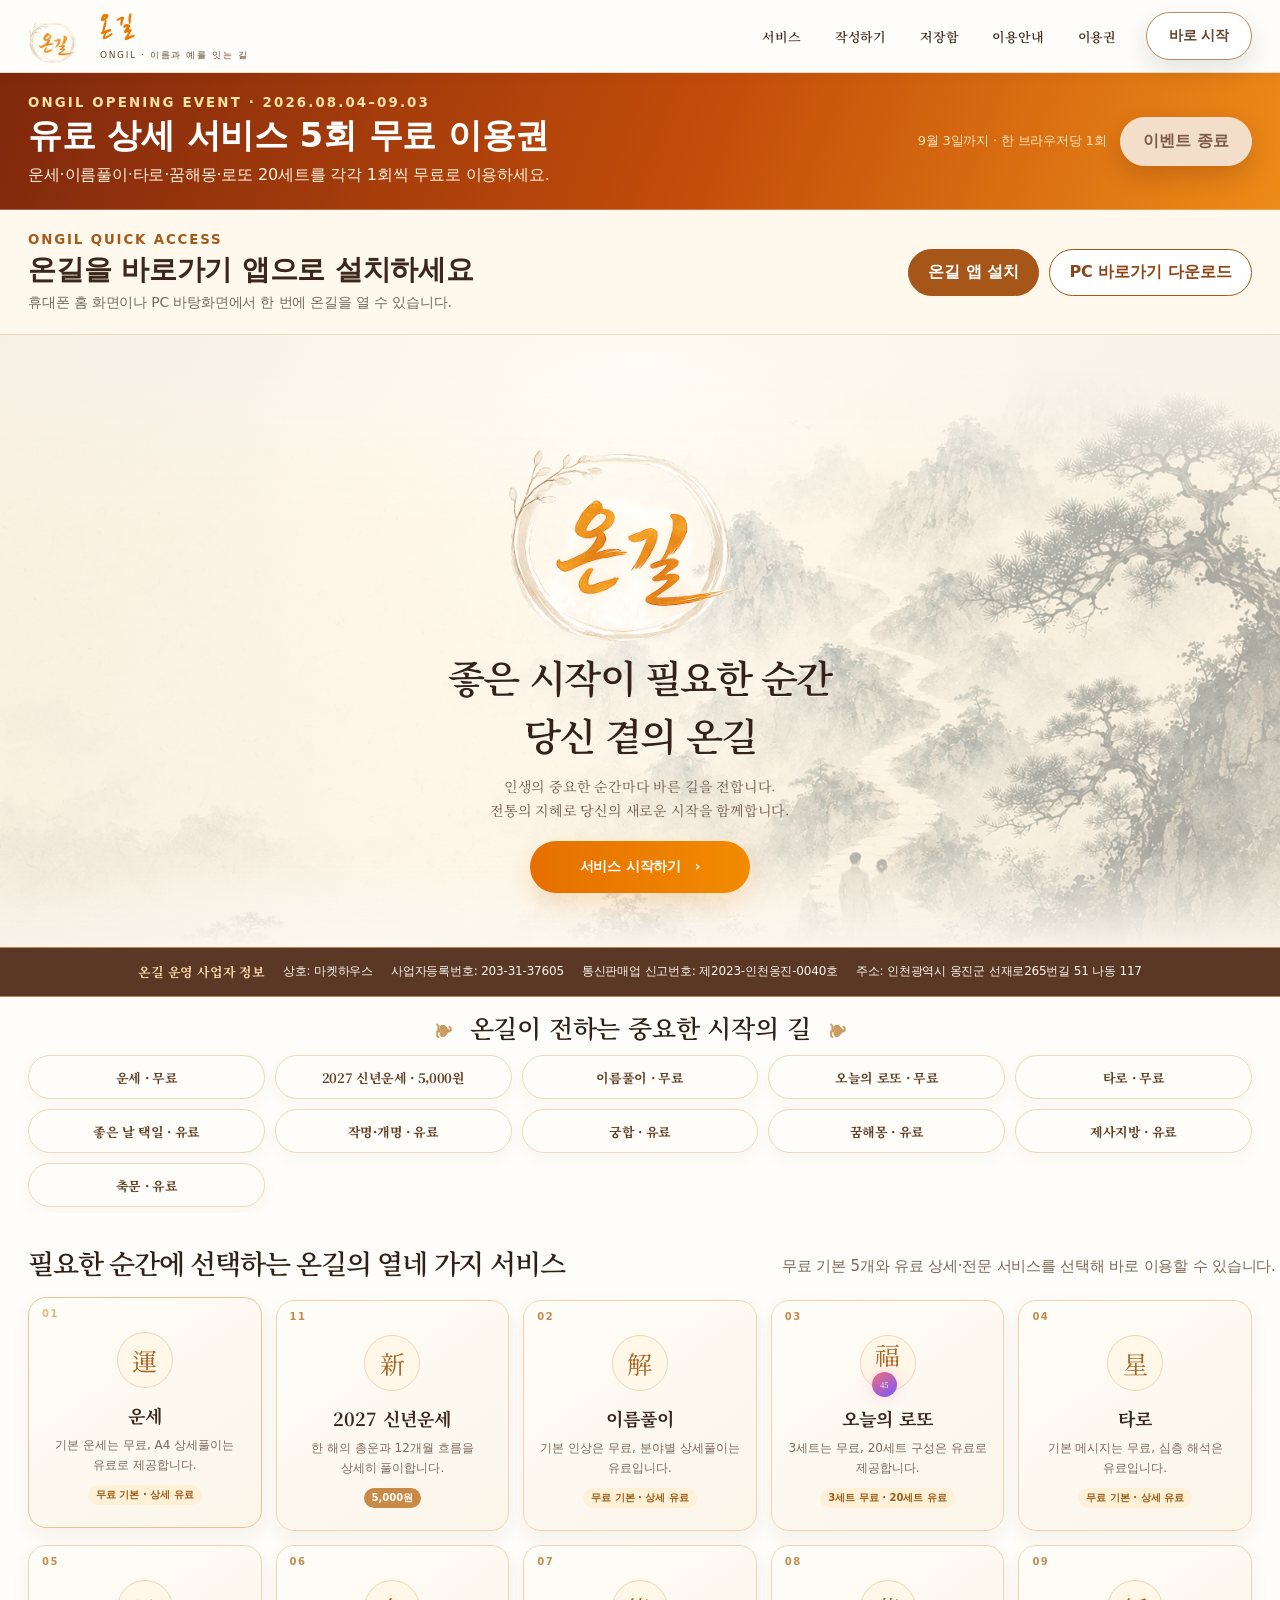
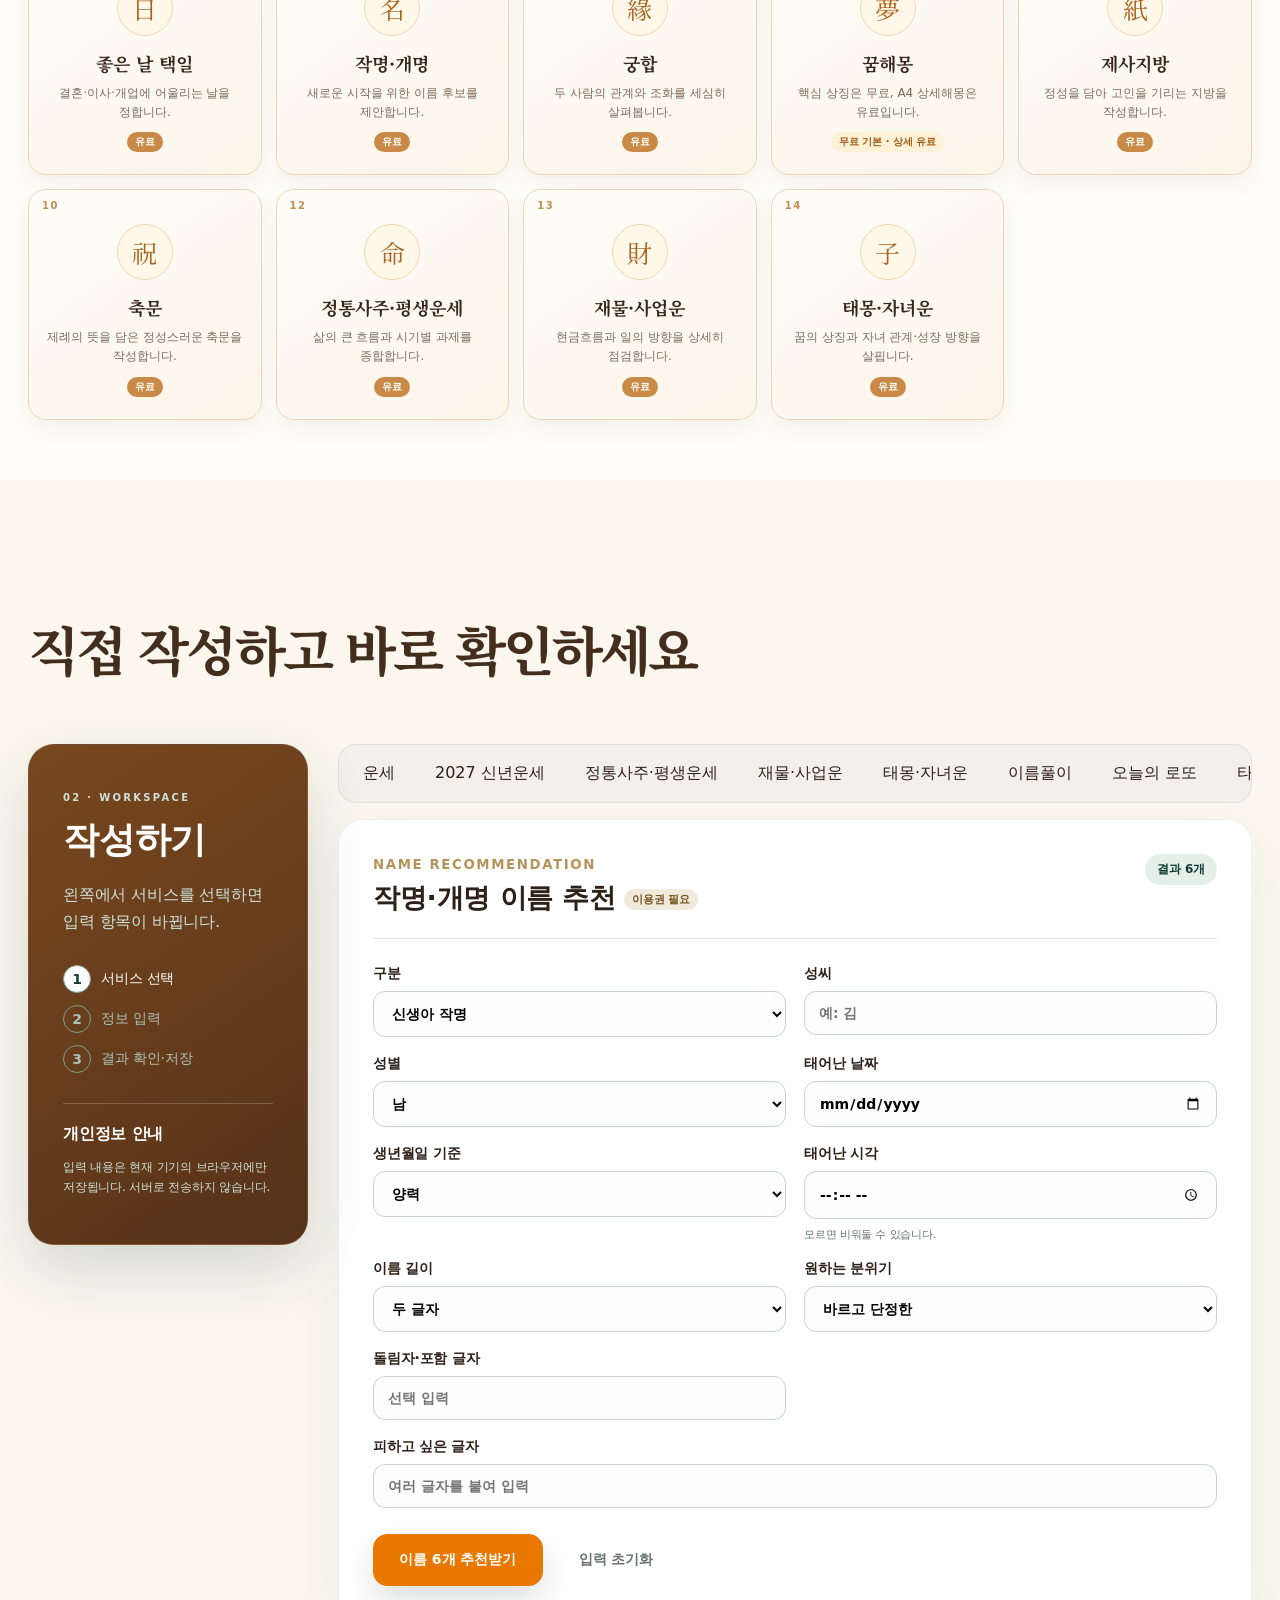
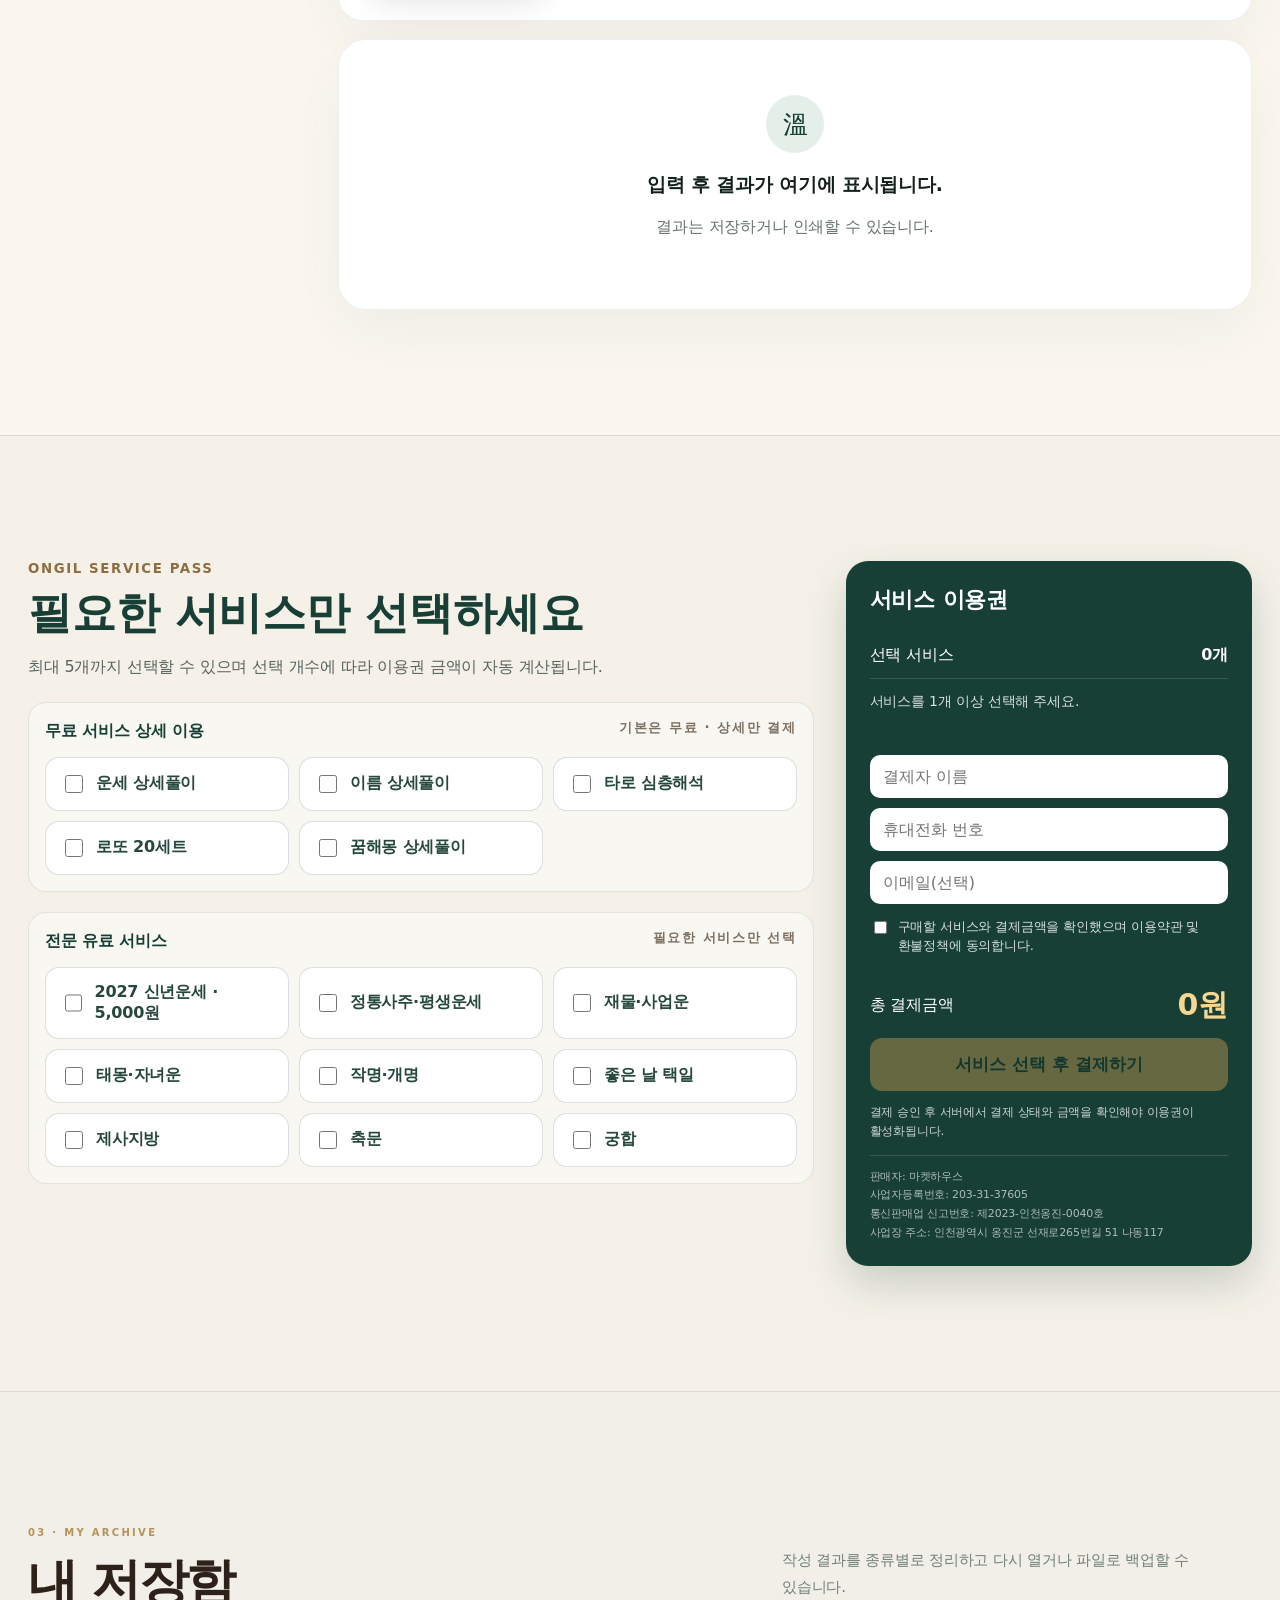
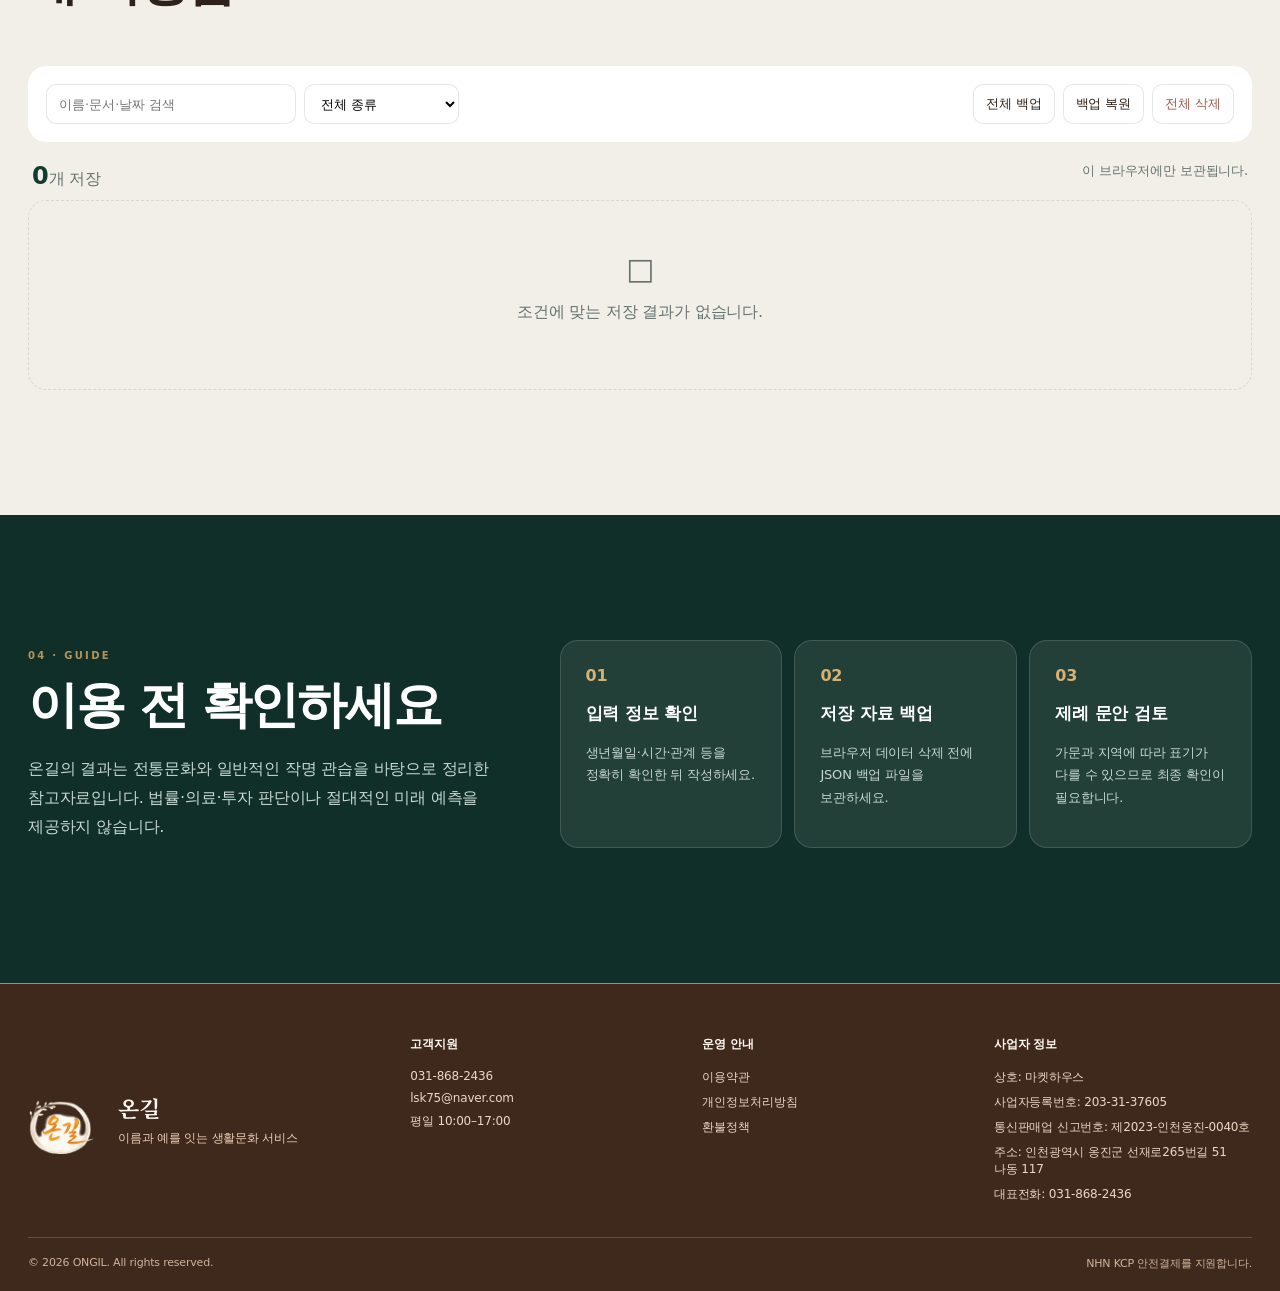
<file: index.html>
<!doctype html>
<html lang="ko">
<head>
  <meta charset="utf-8">
  <meta name="viewport" content="width=device-width, initial-scale=1">
  <meta name="description" content="작명·개명·이름풀이·운세·택일·제사지방·축문 생활문화 서비스">
  <meta name="theme-color" content="#173f35">
  <meta property="og:type" content="website">
  <meta property="og:title" content="온길 | 작명·운세·제례문서">
  <meta property="og:description" content="작명·개명·이름풀이·운세·택일·제사지방·축문 생활문화 서비스">
  <meta property="og:url" content="https://ongil.io.kr/">
  <link rel="canonical" href="https://ongil.io.kr/">
  <link rel="icon" href="assets/img/favicon.ico?v=20260804-logo-v1" sizes="any">
  <link rel="icon" href="assets/img/ongil-favicon-32.png?v=20260804-logo-v1" type="image/png" sizes="32x32">
  <link rel="shortcut icon" href="assets/img/favicon.ico?v=20260804-logo-v1">
  <link rel="apple-touch-icon" sizes="180x180" href="assets/img/ongil-apple-touch-icon.png">
  <meta name="apple-mobile-web-app-capable" content="yes">
  <meta name="apple-mobile-web-app-status-bar-style" content="default">
  <meta name="apple-mobile-web-app-title" content="온길">
  <link rel="manifest" href="site.webmanifest">
  <link rel="stylesheet" href="https://fonts.googleapis.com/css2?family=Nanum+Pen+Script&family=Nanum+Brush+Script&family=Noto+Serif+KR:wght@400;500;600;700&display=swap">
  <link rel="stylesheet" href="assets/css/styles.css?v=20260801-flowing-title-v13">
  <link rel="stylesheet" href="assets/css/extended-services.css">
  <link rel="stylesheet" href="assets/css/business-info.css">
  <link rel="stylesheet" href="assets/css/face-ai.css">
  <link rel="stylesheet" href="assets/css/tarot-cards.css?v=20260804-navy-back-v6">
  <link rel="stylesheet" href="assets/css/lotto.css">
  <link rel="stylesheet" href="assets/css/daily-fortune.css">
  <link rel="stylesheet" href="assets/css/annual-fortune.css?v=20260804-v1">
  <link rel="stylesheet" href="assets/css/reference-redesign.css?v=20260806-business-v3">
  <title>온길 | 작명·운세·제례문서</title>
</head>
<body>
  <a class="skip-link" href="#main">본문 바로가기</a>

  <div class="notice-bar">
    <span>결제 연동 준비 중</span>
    <p>현재 모든 작성 기능을 무료 체험으로 제공합니다. 결제정보는 수집하지 않습니다.</p>
  </div>

  <header class="site-header" id="top">
    <div class="shell header-inner">
      <a class="brand" href="#top" aria-label="온길 홈">
        <img class="brand-logo-image" src="assets/img/ongil-logo-reference.png" alt="">
        <span class="brand-copy"><strong>온길</strong><small>ONGIL · 이름과 예를 잇는 길</small></span>
      </a>
      <button class="menu-toggle" type="button" aria-expanded="false" aria-controls="main-nav"><span></span><span></span><span></span><b class="sr-only">메뉴 열기</b></button>
      <nav class="main-nav" id="main-nav" aria-label="주요 메뉴">
        <a href="#services">서비스</a>
        <a href="#workspace">작성하기</a>
        <a href="#archive">저장함</a>
        <a href="#guide">이용안내</a>
      </nav>
      <a class="header-cta" href="#workspace">바로 시작</a>
    </div>
  </header>

  <section class="opening-event" id="openingEvent" aria-labelledby="openingEventTitle">
    <div class="shell opening-event-inner">
      <div class="opening-event-copy"><small>ONGIL OPENING EVENT · 2026.08.04–09.03</small><h2 id="openingEventTitle">유료 상세 서비스 5회 무료 이용권</h2><p>운세·이름풀이·타로·꿈해몽·로또 20세트를 각각 1회씩 무료로 이용하세요.</p></div>
      <div class="opening-event-actions"><span>9월 3일까지 · 한 브라우저당 1회</span><button type="button" id="claimOpeningPass">5회 무료 이용권 받기</button></div>
    </div>
  </section>

  <section class="shortcut-install" aria-labelledby="shortcutInstallTitle">
    <div class="shell shortcut-install-inner">
      <div><small>ONGIL QUICK ACCESS</small><h2 id="shortcutInstallTitle">온길을 바로가기 앱으로 설치하세요</h2><p>휴대폰 홈 화면이나 PC 바탕화면에서 한 번에 온길을 열 수 있습니다.</p></div>
      <div class="shortcut-install-actions"><button type="button" id="installOngilApp">온길 앱 설치</button><button type="button" id="downloadOngilShortcut">PC 바로가기 다운로드</button></div>
    </div>
  </section>

  <main id="main">
        <section class="hero hero-v2">
      <div class="shell hero-v2-grid">
        <div class="hero-v2-copy">
          <img class="hero-v2-logo-image" src="assets/img/ongil-logo-reference.png" alt="온길">
          <h1>좋은 시작이 필요한 순간<br><span>당신 곁의 온길</span></h1>
          <p class="hero-v2-lead">인생의 중요한 순간마다 바른 길을 전합니다.<br>전통의 지혜로 당신의 새로운 시작을 함께합니다.</p>
          <div class="hero-actions">
            <a class="button primary" href="#services">서비스 시작하기　›</a>
          </div>
        </div>
      </div>
    </section>

    <section class="main-business-info" aria-label="온길 사업자 정보">
      <div class="shell main-business-info-inner">
        <strong>온길 운영 사업자 정보</strong>
        <span>상호: 마켓하우스</span>
        <span>사업자등록번호: 203-31-37605</span>
        <span>통신판매업 신고번호: 제2023-인천옹진-0040호</span>
        <span>주소: 인천광역시 옹진군 선재로265번길 51 나동 117</span>
      </div>
    </section>

    <nav class="hero-service-shortcuts" aria-label="서비스 바로가기">
      <div class="shell">
        <h2 class="hero-service-title">온길이 전하는 중요한 시작의 길</h2>
        <div class="hero-service-shortcuts-inner">
          <button type="button" data-service="fortune">운세 · 무료</button>
          <button type="button" data-service="annual">2027 신년운세 · 5,000원</button>
          <button type="button" data-service="analysis">이름풀이 · 무료</button>
          <button type="button" data-service="lotto">오늘의 로또 · 무료</button>
          <button type="button" data-service="tarot">타로 · 무료</button>
          <button type="button" data-service="date">좋은 날 택일 · 유료</button>
          <button type="button" data-service="naming">작명·개명 · 유료</button>
          <button type="button" data-service="compatibility">궁합 · 유료</button>
          <button type="button" data-service="dream">꿈해몽 · 유료</button>
          <button type="button" data-service="jibang">제사지방 · 유료</button>
          <button type="button" data-service="chukmun">축문 · 유료</button>
        </div>
      </div>
    </nav>

    <section class="section services" id="services">
      <div class="shell">
        <div class="section-head service-head-one-line">
          <div><p class="section-no">01 · SERVICES</p><h2>필요한 순간에 선택하는 온길의 열네 가지 서비스</h2></div>
          <p>무료 기본 5개와 유료 상세·전문 서비스를 선택해 바로 이용할 수 있습니다.</p>
        </div>
        <div class="service-grid">
          <button class="service-card" type="button" data-service="fortune" data-tier="free"><span>01</span><i>運</i><h3>운세</h3><p>기본 운세는 무료, A4 상세풀이는 유료로 제공합니다.</p><b class="service-price">무료 기본 · 상세 유료</b></button>
          <button class="service-card annual-service-card" type="button" data-service="annual"><span>11</span><i>新</i><h3>2027 신년운세</h3><p>한 해의 총운과 12개월 흐름을 상세히 풀이합니다.</p><b class="service-price">5,000원</b></button>
          <button class="service-card" type="button" data-service="analysis" data-tier="free"><span>02</span><i>解</i><h3>이름풀이</h3><p>기본 인상은 무료, 분야별 상세풀이는 유료입니다.</p><b class="service-price">무료 기본 · 상세 유료</b></button>
          <button class="service-card" type="button" data-service="lotto" data-tier="free"><span>03</span><i>福</i><h3>오늘의 로또</h3><p>3세트는 무료, 20세트 구성은 유료로 제공합니다.</p><b class="service-price">3세트 무료 · 20세트 유료</b></button>
          <button class="service-card" type="button" data-service="tarot" data-tier="free"><span>04</span><i>星</i><h3>타로</h3><p>기본 메시지는 무료, 심층 해석은 유료입니다.</p><b class="service-price">무료 기본 · 상세 유료</b></button>
          <button class="service-card" type="button" data-service="date"><span>05</span><i>日</i><h3>좋은 날 택일</h3><p>결혼·이사·개업에 어울리는 날을 정합니다.</p><b class="service-price">유료</b></button>
          <button class="service-card" type="button" data-service="naming"><span>06</span><i>名</i><h3>작명·개명</h3><p>새로운 시작을 위한 이름 후보를 제안합니다.</p><b class="service-price">유료</b></button>
          <button class="service-card" type="button" data-service="compatibility"><span>07</span><i>緣</i><h3>궁합</h3><p>두 사람의 관계와 조화를 세심히 살펴봅니다.</p><b class="service-price">유료</b></button>
          <button class="service-card" type="button" data-service="dream" data-tier="free"><span>08</span><i>夢</i><h3>꿈해몽</h3><p>핵심 상징은 무료, A4 상세해몽은 유료입니다.</p><b class="service-price">무료 기본 · 상세 유료</b></button>
          <button class="service-card" type="button" data-service="jibang"><span>09</span><i>紙</i><h3>제사지방</h3><p>정성을 담아 고인을 기리는 지방을 작성합니다.</p><b class="service-price">유료</b></button>
          <button class="service-card" type="button" data-service="chukmun"><span>10</span><i>祝</i><h3>축문</h3><p>제례의 뜻을 담은 정성스러운 축문을 작성합니다.</p><b class="service-price">유료</b></button>
          <button class="service-card" type="button" data-service="lifetime"><span>12</span><i>命</i><h3>정통사주·평생운세</h3><p>삶의 큰 흐름과 시기별 과제를 종합합니다.</p><b class="service-price">유료</b></button>
          <button class="service-card" type="button" data-service="wealth"><span>13</span><i>財</i><h3>재물·사업운</h3><p>현금흐름과 일의 방향을 상세히 점검합니다.</p><b class="service-price">유료</b></button>
          <button class="service-card" type="button" data-service="child"><span>14</span><i>子</i><h3>태몽·자녀운</h3><p>꿈의 상징과 자녀 관계·성장 방향을 살핍니다.</p><b class="service-price">유료</b></button>
        </div>
      </div>
    </section>

    <section class="section workspace" id="workspace">
      <div class="shell workspace-shell">
        <aside class="workspace-side">
          <p class="section-no">02 · WORKSPACE</p>
          <h2>작성하기</h2>
          <p>왼쪽에서 서비스를 선택하면 입력 항목이 바뀝니다.</p>
          <div class="step-list"><span class="on"><b>1</b>서비스 선택</span><span><b>2</b>정보 입력</span><span><b>3</b>결과 확인·저장</span></div>
          <div class="privacy-note"><b>개인정보 안내</b><p>입력 내용은 현재 기기의 브라우저에만 저장됩니다. 서버로 전송하지 않습니다.</p></div>
        </aside>

        <div class="workspace-main">
          <div class="workspace-tabs" role="tablist" aria-label="작성 서비스">
            <button type="button" data-service="fortune">운세</button><button type="button" data-service="annual">2027 신년운세</button><button type="button" data-service="lifetime">정통사주·평생운세</button><button type="button" data-service="wealth">재물·사업운</button><button type="button" data-service="child">태몽·자녀운</button><button type="button" data-service="analysis">이름풀이</button><button type="button" data-service="lotto">오늘의 로또</button><button type="button" data-service="tarot">타로</button><button type="button" data-service="date">좋은 날 택일</button><button class="active" type="button" data-service="naming">작명·개명</button><button type="button" data-service="compatibility">궁합</button><button type="button" data-service="dream">꿈해몽</button><button type="button" data-service="jibang">제사지방</button><button type="button" data-service="chukmun">축문</button>
          </div>

          <section class="service-panel" id="panel-fortune" data-panel="fortune">
            <div class="panel-head"><div><small>FREE DAILY FORTUNE</small><h3>오늘의 운세</h3></div><span class="panel-badge">무료</span></div>
            <div class="daily-intro"><div><strong>오늘 하루의 흐름을 간단히 살펴보세요.</strong><p>총운·재물운·사업·애정·건강과 행운 정보를 정리합니다.</p></div><span class="daily-date-chip" id="dailyDateChip">오늘 날짜</span></div>
            <form id="dailyFortuneForm" class="form-grid">
              <label><span>별칭</span><input name="nickname" maxlength="10" placeholder="예: 온길님"></label>
              <label><span>생년월일</span><input name="birthDate" type="date" required></label>
              <label><span>생년월일 기준</span><select name="calendarType"><option value="양력">양력</option><option value="음력">음력</option><option value="음력 윤달">음력 윤달</option></select></label>
              <label><span>성별</span><select name="gender"><option value="미입력">선택 안 함</option><option value="남">남</option><option value="여">여</option></select></label>
              <label><span>관심 분야</span><select name="focus"><option>전체 흐름</option><option>재물과 소비</option><option>사업과 직장</option><option>애정과 인연</option><option>건강과 생활</option></select></label>
              <label class="span-2"><span>풀이 종류</span><select name="resultTier"><option value="basic">무료 기본풀이</option><option value="detail">유료 상세풀이 · A4 2~6장</option></select></label>
              <div class="form-actions span-2"><button class="button primary" type="submit">오늘의 운세 무료 보기</button><button class="button text" type="reset">입력 초기화</button></div>
            </form>
          </section>

          <section class="service-panel" id="panel-annual" data-panel="annual">
            <div class="panel-head"><div><small>2027 YEARLY FORTUNE</small><h3>2027년 신년운세</h3></div><span class="panel-badge">유료 · 5,000원</span></div>
            <div class="annual-intro"><div><strong>다가오는 한 해를 월별로 준비하세요.</strong><p>연간 총운과 재물·사업·애정·건강운, 12개월 흐름을 A4 3~4장 수준으로 제공합니다.</p></div><span class="annual-price">5,000원</span></div>
            <form id="annualFortuneForm" class="form-grid">
              <label><span>성명</span><input name="fullName" maxlength="10" placeholder="예: 홍길동" required></label>
              <label><span>풀이 연도</span><select name="targetYear"><option value="2027">2027년</option><option value="2028">2028년</option></select></label>
              <label><span>생년월일</span><input name="birthDate" type="date" required></label>
              <label><span>생년월일 기준</span><select name="calendarType"><option value="양력">양력</option><option value="음력">음력</option><option value="음력 윤달">음력 윤달</option></select></label>
              <label><span>태어난 시각</span><input name="birthTime" type="time"><small>모르면 비워둘 수 있습니다.</small></label>
              <label><span>성별</span><select name="gender"><option value="미입력">선택 안 함</option><option value="남">남</option><option value="여">여</option></select></label>
              <label><span>중점 분야</span><select name="focus"><option>전체 흐름</option><option>재물과 사업</option><option>직장과 성취</option><option>애정과 가족</option><option>건강과 생활</option></select></label>
              <div class="form-actions span-2"><button class="button primary" type="submit">2027 신년운세 상세풀이</button><button class="button text" type="reset">입력 초기화</button></div>
            </form>
          </section>

          <section class="service-panel" id="panel-lifetime" data-panel="lifetime">
            <div class="panel-head"><div><small>LIFETIME SAJU REPORT</small><h3>정통사주·평생운세</h3></div><span class="panel-badge">유료 · 이용권</span></div>
            <form id="lifetimeForm" class="form-grid">
              <label><span>성명</span><input name="fullName" maxlength="10" required></label><label><span>생년월일</span><input name="birthDate" type="date" required></label>
              <label><span>생년월일 기준</span><select name="calendarType"><option value="양력">양력</option><option value="음력">음력</option><option value="음력 윤달">음력 윤달</option></select></label>
              <label><span>태어난 시각</span><input name="birthTime" type="time"><small>모르면 비워둘 수 있습니다.</small></label><label><span>출생 지역</span><input name="birthPlace" maxlength="20" placeholder="예: 서울"></label>
              <label><span>성별</span><select name="gender"><option>선택 안 함</option><option>남</option><option>여</option></select></label><label><span>중점 분야</span><select name="focus"><option>평생의 큰 흐름</option><option>직업과 성취</option><option>재물과 사업</option><option>관계와 가족</option><option>건강과 생활</option></select></label>
              <div class="form-actions span-2"><button class="button primary" type="submit">평생운세 상세풀이</button><button class="button text" type="reset">입력 초기화</button></div>
            </form>
          </section>

          <section class="service-panel" id="panel-wealth" data-panel="wealth">
            <div class="panel-head"><div><small>WEALTH & BUSINESS REPORT</small><h3>재물·사업운 상세풀이</h3></div><span class="panel-badge">유료 · 이용권</span></div>
            <form id="wealthForm" class="form-grid">
              <label><span>성명</span><input name="fullName" maxlength="10" required></label><label><span>생년월일</span><input name="birthDate" type="date" required></label>
              <label><span>생년월일 기준</span><select name="calendarType"><option value="양력">양력</option><option value="음력">음력</option><option value="음력 윤달">음력 윤달</option></select></label>
              <label><span>현재 상태</span><select name="status"><option>직장인</option><option>사업 운영 중</option><option>창업 준비 중</option><option>프리랜서</option><option>구직·전환 준비</option></select></label><label><span>관심 기간</span><select name="period"><option>앞으로 1년</option><option>앞으로 3년</option><option>장기 흐름</option></select></label>
              <label class="span-2"><span>현재 고민</span><textarea name="question" rows="4" maxlength="300" placeholder="수입, 지출, 이직, 창업, 동업 등 확인하고 싶은 내용을 적어주세요."></textarea></label>
              <div class="form-actions span-2"><button class="button primary" type="submit">재물·사업운 상세풀이</button><button class="button text" type="reset">입력 초기화</button></div>
            </form>
          </section>

          <section class="service-panel" id="panel-child" data-panel="child">
            <div class="panel-head"><div><small>TAEMONG & CHILD REPORT</small><h3>태몽·자녀운 상세풀이</h3></div><span class="panel-badge">유료 · 이용권</span></div>
            <form id="childForm" class="form-grid">
              <label><span>신청자 성명</span><input name="fullName" maxlength="10" required></label><label><span>신청자 생년월일</span><input name="birthDate" type="date" required></label>
              <label><span>생년월일 기준</span><select name="calendarType"><option value="양력">양력</option><option value="음력">음력</option><option value="음력 윤달">음력 윤달</option></select></label>
              <label><span>풀이 유형</span><select name="mode"><option>태몽 해석</option><option>자녀 관계와 성장</option><option>종합 풀이</option></select></label><label><span>관심 분야</span><select name="focus"><option>전체 흐름</option><option>관계와 소통</option><option>성장과 교육</option><option>재능과 진로</option></select></label>
              <label class="span-2"><span>태몽 또는 현재 상황</span><textarea name="story" rows="5" maxlength="500" placeholder="꿈의 인물·동물·색·장소와 느낌, 또는 자녀와의 현재 상황을 자세히 적어주세요." required></textarea></label>
              <div class="form-actions span-2"><button class="button primary" type="submit">태몽·자녀운 상세풀이</button><button class="button text" type="reset">입력 초기화</button></div>
            </form>
          </section>

          <section class="service-panel active" id="panel-naming" data-panel="naming">
            <div class="panel-head"><div><small>NAME RECOMMENDATION</small><h3>작명·개명 이름 추천</h3></div><span class="panel-badge">결과 6개</span></div>
            <form id="namingForm" class="form-grid">
              <label><span>구분</span><select name="mode"><option value="작명">신생아 작명</option><option value="개명">개명</option></select></label>
              <label><span>성씨</span><input name="surname" maxlength="2" placeholder="예: 김" required></label>
              <label><span>성별</span><select name="gender"><option value="남">남</option><option value="여">여</option><option value="중성">중성적 이름</option></select></label>
              <label><span>태어난 날짜</span><input name="birthDate" type="date" required></label>
              <label><span>생년월일 기준</span><select name="calendarType"><option value="양력">양력</option><option value="음력">음력</option><option value="음력 윤달">음력 윤달</option></select></label>
              <label><span>태어난 시각</span><input name="birthTime" type="time"><small>모르면 비워둘 수 있습니다.</small></label>
              <label><span>이름 길이</span><select name="length"><option value="2">두 글자</option><option value="1">한 글자</option></select></label>
              <label><span>원하는 분위기</span><select name="theme"><option value="바르고 단정한">바르고 단정한</option><option value="밝고 따뜻한">밝고 따뜻한</option><option value="지혜롭고 깊은">지혜롭고 깊은</option><option value="강인하고 큰">강인하고 큰</option><option value="맑고 세련된">맑고 세련된</option></select></label>
              <label><span>돌림자·포함 글자</span><input name="include" maxlength="1" placeholder="선택 입력"></label>
              <label class="span-2"><span>피하고 싶은 글자</span><input name="exclude" maxlength="10" placeholder="여러 글자를 붙여 입력"></label>
              <div class="form-actions span-2"><button class="button primary" type="submit">이름 6개 추천받기</button><button class="button text" type="reset">입력 초기화</button></div>
            </form>
          </section>

          <section class="service-panel" id="panel-analysis" data-panel="analysis">
            <div class="panel-head"><div><small>NAME INTERPRETATION</small><h3>이름 상세풀이</h3></div><span class="panel-badge">분야별 풀이</span></div>
            <form id="analysisForm" class="form-grid">
              <label><span>성명</span><input name="fullName" maxlength="6" placeholder="예: 김하늘" required></label>
              <label><span>성별</span><select name="gender"><option value="남">남</option><option value="여">여</option><option value="미입력">선택 안 함</option></select></label>
              <label><span>생년월일</span><input name="birthDate" type="date" required></label>
              <label><span>생년월일 기준</span><select name="calendarType"><option value="양력">양력</option><option value="음력">음력</option><option value="음력 윤달">음력 윤달</option></select></label>
              <label><span>태어난 시각</span><input name="birthTime" type="time"></label>
              <label class="span-2"><span>풀이 종류</span><select name="resultTier"><option value="basic">무료 기본풀이</option><option value="detail">유료 분야별 상세풀이 · A4 2~6장</option></select></label>
              <div class="form-actions span-2"><button class="button primary" type="submit">상세풀이 보기</button><button class="button text" type="reset">입력 초기화</button></div>
            </form>
          </section>

          <section class="service-panel" id="panel-date" data-panel="date">
            <div class="panel-head"><div><small>AUSPICIOUS DATE</small><h3>좋은 날 후보 찾기</h3></div><span class="panel-badge">후보 6일</span></div>
            <form id="dateForm" class="form-grid">
              <label><span>택일 목적</span><select name="purpose"><option>결혼</option><option>이사</option><option>개업</option><option>계약</option><option>행사</option><option>제사</option></select></label>
              <label><span>기준 지역</span><input name="region" placeholder="예: 서울" required></label>
              <label><span>시작일</span><input name="startDate" type="date" required></label>
              <label><span>종료일</span><input name="endDate" type="date" required></label>
              <label><span>선호 요일</span><select name="weekday"><option value="all">상관없음</option><option value="weekend">주말</option><option value="weekday">평일</option></select></label>
              <label><span>선호 시간대</span><select name="timeband"><option>오전</option><option>오후</option><option>저녁</option><option>상관없음</option></select></label>
              <div class="form-actions span-2"><button class="button primary" type="submit">후보 날짜 확인</button><button class="button text" type="reset">입력 초기화</button></div>
            </form>
          </section>

          <section class="service-panel" id="panel-jibang" data-panel="jibang">
            <div class="panel-head"><div><small>MEMORIAL TABLET</small><h3>제사지방 작성</h3></div><span class="panel-badge">인쇄 지원</span></div>
            <form id="jibangForm" class="form-grid">
              <label><span>고인과의 관계</span><select name="relation"><option value="부친">부친</option><option value="모친">모친</option><option value="조부">조부</option><option value="조모">조모</option><option value="증조부">증조부</option><option value="증조모">증조모</option><option value="배우자">배우자</option><option value="기타">기타</option></select></label>
              <label><span>고인 성별</span><select name="gender"><option value="남">남</option><option value="여">여</option></select></label>
              <label><span>고인 성명</span><input name="deceasedName" maxlength="6" placeholder="선택 입력"></label>
              <label><span>본관·성씨</span><input name="clan" maxlength="12" placeholder="예: 김해 김씨"></label>
              <label class="span-2"><span>추가 표기</span><input name="note" maxlength="30" placeholder="필요한 경우만 입력"></label>
              <div class="form-actions span-2"><button class="button primary" type="submit">지방 문안 만들기</button><button class="button text" type="reset">입력 초기화</button></div>
            </form>
          </section>

          <section class="service-panel" id="panel-chukmun" data-panel="chukmun">
            <div class="panel-head"><div><small>RITUAL PRAYER</small><h3>축문 작성</h3></div><span class="panel-badge">한글 문안</span></div>
            <form id="chukmunForm" class="form-grid">
              <label><span>제례 종류</span><select name="rite"><option>기제사</option><option>설 차례</option><option>추석 차례</option><option>묘제</option></select></label>
              <label><span>고인과의 관계</span><select name="relation"><option>부친</option><option>모친</option><option>조부</option><option>조모</option><option>증조부</option><option>증조모</option><option>배우자</option></select></label>
              <label><span>고인 성명</span><input name="deceasedName" maxlength="6" placeholder="예: 홍길동" required></label>
              <label><span>제주 성명</span><input name="hostName" maxlength="6" placeholder="예: 홍○○" required></label>
              <label><span>제례 날짜</span><input name="riteDate" type="date" required></label>
              <label><span>장소</span><input name="place" maxlength="30" placeholder="예: 자택" required></label>
              <label class="span-2"><span>전하고 싶은 말</span><textarea name="message" rows="3" maxlength="160" placeholder="가족의 평안과 감사 등 선택 입력"></textarea></label>
              <div class="form-actions span-2"><button class="button primary" type="submit">축문 만들기</button><button class="button text" type="reset">입력 초기화</button></div>
            </form>
          </section>

          <section class="service-panel" id="panel-compatibility" data-panel="compatibility">
            <div class="panel-head"><div><small>RELATIONSHIP COMPATIBILITY</small><h3>궁합 종합풀이</h3></div><span class="panel-badge">유료 · 1회</span></div>
            <form id="compatibilityForm" class="form-grid">
              <label><span>첫 번째 이름</span><input name="nameA" maxlength="8" required></label><label><span>첫 번째 생년월일</span><input name="birthA" type="date" required></label>
              <label><span>첫 번째 날짜 기준</span><select name="calendarA"><option value="양력">양력</option><option value="음력">음력</option><option value="음력 윤달">음력 윤달</option></select></label>
              <label><span>두 번째 이름</span><input name="nameB" maxlength="8" required></label><label><span>두 번째 생년월일</span><input name="birthB" type="date" required></label>
              <label><span>두 번째 날짜 기준</span><select name="calendarB"><option value="양력">양력</option><option value="음력">음력</option><option value="음력 윤달">음력 윤달</option></select></label>
              <label><span>관계 유형</span><select name="relationship"><option>연인</option><option>부부</option><option>사업 동반자</option><option>친구</option><option>가족</option></select></label>
              <label><span>애정 표현</span><select name="affection"><option>말과 대화</option><option>행동과 배려</option><option>함께 보내는 시간</option></select></label>
              <label><span>관계의 속도</span><select name="pace"><option>천천히 신뢰를 쌓는 편</option><option>자연스럽고 균형 있게</option><option>적극적으로 표현하는 편</option></select></label>
              <label class="checkbox-label"><input type="checkbox" name="adultConfirm" value="yes" required><span>두 사람 모두 성인임을 확인합니다.</span></label>
              <div class="form-actions span-2"><button class="button primary" type="submit">궁합 확인</button><button class="button text" type="reset">초기화</button></div>
            </form>
          </section>

          <section class="service-panel" id="panel-dream" data-panel="dream">
            <div class="panel-head"><div><small>DREAM INTERPRETATION</small><h3>꿈해몽</h3></div><span class="panel-badge">무료 기본 · 상세 유료</span></div>
            <form id="dreamForm" class="form-grid">
              <label><span>꿈을 꾼 날짜</span><input name="dreamDate" type="date" required></label>
              <label><span>꿈의 느낌</span><select name="mood"><option>기쁘고 편안함</option><option>불안하고 무서움</option><option>슬프고 답답함</option><option>신기하고 선명함</option></select></label>
              <label class="span-2"><span>기억나는 꿈 내용</span><textarea name="dreamText" rows="6" maxlength="600" placeholder="사람, 동물, 장소, 색상과 일어난 일을 자세히 적어주세요." required></textarea></label>
              <label class="span-2"><span>풀이 종류</span><select name="resultTier"><option value="basic">무료 핵심 상징풀이</option><option value="detail">유료 상세 꿈해몽 · A4 2~6장</option></select></label>
              <div class="form-actions span-2"><button class="button primary" type="submit">꿈 의미 풀이하기</button><button class="button text" type="reset">초기화</button></div>
            </form>
          </section>

          <section class="service-panel" id="panel-tarot" data-panel="tarot">
            <div class="panel-head"><div><small>MYSTIC TAROT</small><h3>오늘의 타로</h3></div><span class="panel-badge">무료</span></div>
            <form id="tarotForm" class="form-grid">
              <label><span>분야</span><select name="topic"><option>오늘의 흐름</option><option>연애운</option><option>재물운</option><option>사업·직장운</option><option>선택과 결정</option></select></label>
              <label><span>카드 배열</span><select name="spread"><option value="one">카드 1장</option><option value="three">카드 3장</option></select></label>
              <label class="span-2"><span>풀이 종류</span><select name="resultTier"><option value="basic">무료 기본 메시지</option><option value="detail">유료 심층 해석 · A4 2~6장</option></select></label>
              <label class="span-2"><span>궁금한 내용</span><textarea name="question" rows="3" maxlength="180"></textarea></label>
              <div class="form-actions span-2"><button class="button primary" type="submit">선택한 카드 보기</button><button class="button text" type="reset">다시 준비</button></div>
            </form>
          </section>

          <section class="service-panel" id="panel-lotto" data-panel="lotto">
            <div class="panel-head"><div><small>DAILY LOTTO 6/45</small><h3>오늘의 로또 추천번호</h3></div><span class="panel-badge">무료</span></div>
            <div class="lotto-panel-intro"><div><strong>날짜와 조건으로 번호를 구성합니다.</strong><p>모든 번호 조합의 실제 당첨 확률은 같습니다.</p></div><span class="lotto-date-chip" id="lottoDateChip">오늘 날짜</span></div>
            <form id="lottoForm" class="form-grid lotto-options">
              <label><span>추천 기준 날짜</span><input name="lottoDate" type="date" required></label><label><span>추천 세트 수</span><select name="setCount"><option value="3" selected>무료 3세트</option><option value="20">유료 20세트</option></select></label>
              <label><span>구성 방식</span><select name="style"><option value="mixed">균형형</option><option value="low">낮은 번호 중심</option><option value="high">높은 번호 중심</option><option value="free">완전 자동</option></select></label><label><span>포함 번호</span><input name="includeNumbers" inputmode="numeric" placeholder="예: 7, 21"></label>
              <label class="span-2"><span>제외 번호</span><input name="excludeNumbers" inputmode="numeric" placeholder="예: 4, 13, 28"></label>
              <div class="form-actions span-2"><button class="button primary" type="submit">오늘 번호 만들기</button><button class="button ghost" id="lottoRemixBtn" type="button">다른 조합</button><button class="button text" type="reset">초기화</button></div>
            </form>
          </section>

          <section class="result-zone" id="resultZone" aria-live="polite">
            <div class="empty-result"><span>溫</span><h3>입력 후 결과가 여기에 표시됩니다.</h3><p>결과는 저장하거나 인쇄할 수 있습니다.</p></div>
          </section>
        </div>
      </div>
    </section>

    <section class="section archive" id="archive">
      <div class="shell">
        <div class="section-head"><div><p class="section-no">03 · MY ARCHIVE</p><h2>내 저장함</h2></div><p>작성 결과를 종류별로 정리하고 다시 열거나 파일로 백업할 수 있습니다.</p></div>
        <div class="archive-toolbar">
          <div class="archive-search"><label class="sr-only" for="archiveSearch">저장함 검색</label><input id="archiveSearch" placeholder="이름·문서·날짜 검색"><select id="archiveFilter" aria-label="종류 필터"><option value="all">전체 종류</option><option value="fortune">운세</option><option value="annual">신년운세</option><option value="analysis">이름풀이</option><option value="lotto">오늘의 로또</option><option value="tarot">타로</option><option value="date">좋은 날 택일</option><option value="naming">작명·개명</option><option value="compatibility">궁합</option><option value="dream">꿈해몽</option><option value="jibang">제사지방</option><option value="chukmun">축문</option></select></div>
          <div class="archive-actions"><button type="button" id="exportBtn">전체 백업</button><label class="file-button">백업 복원<input type="file" id="importFile" accept="application/json"></label><button type="button" class="danger" id="clearArchiveBtn">전체 삭제</button></div>
        </div>
        <div class="archive-summary"><span><b id="archiveCount">0</b>개 저장</span><small>이 브라우저에만 보관됩니다.</small></div>
        <div class="archive-list" id="archiveList"><div class="archive-empty"><span>□</span><p>아직 저장된 결과가 없습니다.</p></div></div>
      </div>
    </section>

    <section class="section guide" id="guide">
      <div class="shell guide-grid">
        <div><p class="section-no">04 · GUIDE</p><h2>이용 전 확인하세요</h2><p>온길의 결과는 전통문화와 일반적인 작명 관습을 바탕으로 정리한 참고자료입니다. 법률·의료·투자 판단이나 절대적인 미래 예측을 제공하지 않습니다.</p></div>
        <div class="guide-cards"><article><b>01</b><h3>입력 정보 확인</h3><p>생년월일·시간·관계 등을 정확히 확인한 뒤 작성하세요.</p></article><article><b>02</b><h3>저장 자료 백업</h3><p>브라우저 데이터 삭제 전에 JSON 백업 파일을 보관하세요.</p></article><article><b>03</b><h3>제례 문안 검토</h3><p>가문과 지역에 따라 표기가 다를 수 있으므로 최종 확인이 필요합니다.</p></article></div>
      </div>
    </section>
  </main>

  <footer class="site-footer">
    <div class="shell footer-grid">
      <div class="footer-brand"><img class="footer-logo-image" src="assets/img/ongil-logo-reference.png" alt="온길"><div><strong>온길</strong><p>이름과 예를 잇는 생활문화 서비스</p></div></div>
      <div><b>고객지원</b><a href="tel:0318682436">031-868-2436</a><a href="mailto:lsk75@naver.com">lsk75@naver.com</a><span>평일 10:00–17:00</span></div>
      <div><b>운영 안내</b><button type="button" data-dialog="termsDialog">이용약관</button><button type="button" data-dialog="privacyDialog">개인정보처리방침</button><button type="button" data-dialog="refundDialog">환불정책</button></div>
      <div><b>사업자 정보</b><span>상호: 마켓하우스</span><span>사업자등록번호: 203-31-37605</span><span>통신판매업 신고번호: 제2023-인천옹진-0040호</span><span>주소: 인천광역시 옹진군 선재로265번길 51 나동 117</span><span>대표전화: 031-868-2436</span></div>
    </div>
    <div class="shell footer-bottom"><span>© 2026 ONGIL. All rights reserved.</span><span>현재 결제 기능은 비활성화되어 있습니다.</span></div>
  </footer>

  <dialog id="termsDialog"><div class="dialog-head"><h2>이용약관</h2><button type="button" data-close>×</button></div><div class="dialog-body"><h3>제1조 목적</h3><p>본 약관은 온길이 제공하는 작명·이름풀이·택일·제례문서 작성 서비스의 이용조건을 정합니다.</p><h3>제2조 서비스 성격</h3><p>제공되는 결과는 생활문화 참고자료이며 특정 결과나 미래를 보장하지 않습니다.</p><h3>제3조 이용자의 책임</h3><p>이용자는 입력정보를 확인하고 실제 사용 전에 문안과 날짜를 최종 검토해야 합니다.</p><h3>제4조 결제</h3><p>현재 결제 기능은 비활성화되어 있으며 유료 전환 시 가격과 조건을 별도로 고지합니다.</p><h3>사업자 정보</h3><p>상호: 마켓하우스<br>사업자등록번호: 203-31-37605<br>통신판매업 신고번호: 제2023-인천옹진-0040호<br>주소: 인천광역시 옹진군 선재로265번길 51 나동 117<br>대표전화: 031-868-2436</p></div></dialog>
  <dialog id="privacyDialog"><div class="dialog-head"><h2>개인정보처리방침</h2><button type="button" data-close>×</button></div><div class="dialog-body"><p>현재 입력 내용과 저장 결과는 이용자의 브라우저 저장공간에만 보관되며 온길 서버로 전송하지 않습니다.</p><h3>저장되는 정보</h3><p>이용자가 직접 입력한 이름, 날짜, 관계, 작성 결과와 저장일시가 브라우저 localStorage에 저장될 수 있습니다.</p><h3>삭제 방법</h3><p>저장함의 개별 삭제 또는 전체 삭제 기능으로 즉시 삭제할 수 있습니다.</p><h3>개인정보처리자 정보</h3><p>상호: 마켓하우스<br>사업자등록번호: 203-31-37605<br>통신판매업 신고번호: 제2023-인천옹진-0040호<br>주소: 인천광역시 옹진군 선재로265번길 51 나동 117</p><h3>문의</h3><p>031-868-2436 / lsk75@naver.com</p></div></dialog>
  <dialog id="refundDialog"><div class="dialog-head"><h2>환불정책</h2><button type="button" data-close>×</button></div><div class="dialog-body"><p>현재 온길은 결제를 받지 않으므로 환불 대상 거래가 발생하지 않습니다.</p><p>유료 서비스 재개 전 결제취소·환불 가능 기간과 디지털 콘텐츠 제공 이후의 제한사항을 관련 법령에 맞춰 별도 고지합니다.</p><h3>판매자 정보</h3><p>상호: 마켓하우스<br>사업자등록번호: 203-31-37605<br>통신판매업 신고번호: 제2023-인천옹진-0040호<br>주소: 인천광역시 옹진군 선재로265번길 51 나동 117<br>대표전화: 031-868-2436</p></div></dialog>

  <div class="toast" id="toast" role="status" aria-live="polite"></div>
  <script src="assets/js/app.js?v=20260804-free5-v1"></script>
  <script src="assets/js/opening-event.js?v=20260804-v3"></script>
  <script src="assets/js/install-shortcut.js?v=20260806-cache-v4"></script>
  <script src="assets/js/extended-services.js"></script>
  <script src="assets/js/tarot-cards.js?v=20260804-photoreal-78-v4"></script>
  <script src="assets/js/lotto.js?v=20260804-free3-paid20-v1"></script>
  <script src="assets/js/daily-fortune.js"></script>
  <script src="assets/js/annual-fortune.js?v=20260804-v1"></script>
  <script src="assets/js/premium-fortunes.js?v=20260804-v1"></script>
  <script src="assets/js/dream.js"></script>
  <script src="assets/js/payment-ui.js?v=20260806-business-v1"></script>
  <script src="assets/js/access-control.js?v=20260804-free5-v1"></script>
</body>
</html>
</file>
<file: assets/css/styles.css>
:root{--ink:#17221f;--muted:#64716d;--green:#173f35;--green2:#275e4f;--jade:#dceae4;--paper:#f8f5ed;--cream:#eee8da;--gold:#a77b3d;--red:#9e3f35;--white:#fff;--line:#d9dedb;--shadow:0 24px 70px rgba(20,51,43,.12);--radius:24px}*{box-sizing:border-box}html{scroll-behavior:smooth}body{margin:0;font-family:Pretendard,"Noto Sans KR","Malgun Gothic",system-ui,sans-serif;background:#fcfbf7;color:var(--ink);word-break:keep-all}button,input,select,textarea{font:inherit}button,a{color:inherit}.shell{width:min(1180px,calc(100% - 40px));margin:auto}.sr-only{position:absolute!important;width:1px;height:1px;padding:0;margin:-1px;overflow:hidden;clip:rect(0,0,0,0);white-space:nowrap;border:0}.skip-link{position:fixed;left:12px;top:-60px;z-index:1000;background:#fff;padding:12px 18px;border-radius:8px}.skip-link:focus{top:12px}.notice-bar{display:flex;align-items:center;justify-content:center;gap:12px;padding:9px 20px;background:var(--green);color:#fff;font-size:13px}.notice-bar span{background:#fff;color:var(--green);font-weight:800;border-radius:999px;padding:3px 9px}.notice-bar p{margin:0}.site-header{position:sticky;top:0;z-index:50;background:rgba(252,251,247,.94);backdrop-filter:blur(14px);border-bottom:1px solid rgba(23,63,53,.1)}.header-inner{height:84px;display:flex;align-items:center;gap:30px}.brand{display:flex;align-items:center;gap:12px;text-decoration:none;margin-right:auto}.brand-seal{display:grid;place-items:center;width:52px;height:58px;background:var(--red);color:#fff;border-radius:8px 8px 16px 8px;font-family:serif;font-size:20px;line-height:1.05;box-shadow:inset 0 0 0 2px rgba(255,255,255,.35)}.brand-seal.small{width:44px;height:48px;font-size:17px}.brand-copy{display:flex;flex-direction:column}.brand-copy strong{font-family:serif;font-size:25px;letter-spacing:.1em}.brand-copy small{font-size:10px;color:var(--muted);letter-spacing:.08em}.main-nav{display:flex;gap:30px}.main-nav a,.header-cta{text-decoration:none;font-weight:700;font-size:14px}.main-nav a{padding:12px 0}.main-nav a:hover{color:var(--green2)}.header-cta{background:var(--green);color:#fff;padding:13px 20px;border-radius:999px}.menu-toggle{display:none;background:none;border:0;padding:8px}.menu-toggle span{display:block;width:23px;height:2px;background:var(--ink);margin:5px}.hero{min-height:670px;display:flex;align-items:center;background:radial-gradient(circle at 85% 15%,#e8efe9 0,transparent 32%),linear-gradient(135deg,#fbfaf5,#f2ede1);overflow:hidden}.hero-grid{display:grid;grid-template-columns:1.05fr .95fr;align-items:center;gap:70px;padding:75px 0}.eyebrow,.section-no{color:var(--gold);font-size:12px;font-weight:900;letter-spacing:.16em}.eyebrow{display:flex;align-items:center;gap:10px}.eyebrow span{width:32px;height:1px;background:var(--gold)}.hero h1{font-family:"Noto Serif KR",serif;font-size:clamp(45px,5vw,72px);line-height:1.16;margin:22px 0}.hero h1 em{color:var(--green);font-style:normal}.hero-lead{font-size:18px;line-height:1.85;color:var(--muted);max-width:620px}.hero-actions{display:flex;gap:12px;margin:32px 0 24px}.button{display:inline-flex;align-items:center;justify-content:center;min-height:48px;border:1px solid var(--green);border-radius:999px;padding:0 22px;text-decoration:none;font-weight:800;cursor:pointer}.button.primary{background:var(--green);color:#fff}.button.ghost{background:transparent;color:var(--green)}.button.text{border-color:transparent;background:transparent;color:var(--muted)}.hero-points{display:flex;flex-wrap:wrap;gap:18px;padding:0;margin:0;list-style:none;font-size:13px;color:var(--muted)}.hero-points li:before{content:"✓";color:var(--green);font-weight:900;margin-right:6px}.hero-art{height:500px;position:relative;border-radius:250px 250px 30px 30px;background:linear-gradient(#d8e3dd,#f7f2e8);overflow:hidden;box-shadow:var(--shadow)}.moon{position:absolute;width:110px;height:110px;border-radius:50%;background:#fff9df;right:90px;top:70px;box-shadow:0 0 50px rgba(255,249,223,.8)}.mountain{position:absolute;bottom:0;width:0;height:0;border-style:solid}.m1{left:-40px;border-width:0 230px 330px 230px;border-color:transparent transparent #325d50 transparent}.m2{right:-100px;border-width:0 270px 250px 270px;border-color:transparent transparent #6b897e transparent}.path-line{position:absolute;left:44%;bottom:-40px;width:130px;height:380px;border-radius:50%;border-left:5px solid rgba(255,255,255,.8);transform:rotate(20deg)}.hero-card{position:absolute;left:45px;top:60px;width:210px;padding:26px;background:rgba(255,255,255,.88);backdrop-filter:blur(10px);border-radius:20px;box-shadow:0 18px 45px rgba(23,63,53,.15)}.hero-card small{color:var(--gold);font-weight:800}.hero-card strong{display:block;font-family:serif;font-size:26px;line-height:1.35;margin:16px 0}.hero-card span{color:var(--red);font-family:serif}.section{padding:110px 0}.section-head{display:flex;justify-content:space-between;align-items:end;gap:40px;margin-bottom:42px}.section-head h2,.guide h2{font-family:serif;font-size:42px;margin:8px 0 0}.section-head>p{max-width:470px;color:var(--muted);line-height:1.8}.services{background:#fff}.service-grid{display:grid;grid-template-columns:repeat(5,1fr);gap:14px}.service-card{position:relative;text-align:left;border:1px solid var(--line);background:#fff;border-radius:20px;padding:25px 20px;min-height:230px;cursor:pointer;transition:.2s}.service-card:hover,.service-card.active{background:var(--green);color:#fff;transform:translateY(-4px);box-shadow:0 20px 45px rgba(23,63,53,.16)}.service-card>span{font-size:11px;color:var(--gold);font-weight:900}.service-card i{display:block;font-family:serif;font-size:38px;font-style:normal;margin:25px 0}.service-card h3{font-size:19px;margin:0 0 9px}.service-card p{font-size:13px;line-height:1.65;color:var(--muted);margin:0}.service-card.active p,.service-card:hover p{color:#dce8e4}.workspace{background:var(--paper)}.workspace-shell{display:grid;grid-template-columns:280px 1fr;gap:36px}.workspace-side{position:sticky;top:120px;align-self:start;padding:30px;border-radius:var(--radius);background:var(--green);color:#fff}.workspace-side h2{font-family:serif;font-size:36px;margin:10px 0}.workspace-side>p{color:#cfe0da;line-height:1.7}.step-list{display:grid;gap:12px;margin:30px 0}.step-list span{display:flex;align-items:center;gap:10px;color:#aac1b9;font-size:14px}.step-list b{display:grid;place-items:center;width:28px;height:28px;border-radius:50%;border:1px solid #7ca093}.step-list .on{color:#fff}.step-list .on b{background:#fff;color:var(--green)}.privacy-note{border-top:1px solid rgba(255,255,255,.2);padding-top:20px}.privacy-note p{font-size:12px;color:#cfe0da;line-height:1.7}.workspace-main{min-width:0}.workspace-tabs{display:flex;gap:8px;overflow:auto;margin-bottom:16px;padding-bottom:4px}.workspace-tabs button{white-space:nowrap;border:1px solid var(--line);background:#fff;border-radius:999px;padding:10px 16px;cursor:pointer}.workspace-tabs button.active{background:var(--green);color:#fff;border-color:var(--green)}.service-panel{display:none;background:#fff;border-radius:var(--radius);padding:34px;box-shadow:0 15px 50px rgba(23,63,53,.07)}.service-panel.active{display:block}.panel-head{display:flex;justify-content:space-between;align-items:start;border-bottom:1px solid var(--line);padding-bottom:22px;margin-bottom:26px}.panel-head small{color:var(--gold);font-weight:900;letter-spacing:.12em}.panel-head h3{font-size:27px;margin:7px 0 0}.panel-badge{background:var(--jade);color:var(--green);border-radius:999px;padding:7px 12px;font-size:12px;font-weight:800}.form-grid{display:grid;grid-template-columns:1fr 1fr;gap:18px}.form-grid label{display:flex;flex-direction:column;gap:8px;font-size:14px;font-weight:750}.form-grid label>small{font-size:11px;color:var(--muted);font-weight:500}.form-grid input,.form-grid select,.form-grid textarea{width:100%;border:1px solid #cad2ce;background:#fcfdfc;border-radius:12px;padding:13px 14px;outline:none}.form-grid input:focus,.form-grid select:focus,.form-grid textarea:focus{border-color:var(--green);box-shadow:0 0 0 3px rgba(23,63,53,.08)}.span-2{grid-column:1/-1}.form-actions{display:flex;gap:10px;padding-top:8px}.result-zone{margin-top:18px;min-height:180px;background:#fff;border:1px solid var(--line);border-radius:var(--radius);padding:30px}.empty-result{text-align:center;color:var(--muted);padding:25px}.empty-result span{display:grid;place-items:center;margin:auto;width:58px;height:58px;border-radius:50%;background:var(--jade);color:var(--green);font-family:serif;font-size:25px}.empty-result h3{color:var(--ink)}.result-head{display:flex;justify-content:space-between;align-items:center;gap:20px;border-bottom:1px solid var(--line);padding-bottom:18px;margin-bottom:20px}.result-head h3{margin:4px 0}.result-head small{color:var(--gold);font-weight:900}.result-actions{display:flex;gap:8px}.result-actions button{border:1px solid var(--line);background:#fff;border-radius:10px;padding:9px 12px;cursor:pointer}.result-actions .save{background:var(--green);color:#fff}.name-results{display:grid;grid-template-columns:repeat(3,1fr);gap:12px}.name-card{border:1px solid var(--line);border-radius:16px;padding:20px;background:#fcfdfc}.name-card strong{display:block;font-family:serif;font-size:25px;color:var(--green);margin:8px 0}.name-card span{font-size:11px;color:var(--gold);font-weight:900}.name-card p{font-size:13px;color:var(--muted);line-height:1.7}.detail-grid{display:grid;grid-template-columns:repeat(2,1fr);gap:12px}.detail-card{border:1px solid var(--line);border-radius:15px;padding:20px}.detail-card h4{margin:0 0 8px;color:var(--green)}.detail-card p{margin:0;color:var(--muted);line-height:1.8;font-size:14px}.date-list{display:grid;gap:10px}.date-item{display:grid;grid-template-columns:90px 1fr auto;align-items:center;gap:18px;border:1px solid var(--line);border-radius:14px;padding:15px}.date-item strong{font-family:serif;color:var(--green)}.date-item p{margin:0;color:var(--muted);font-size:13px}.date-item span{background:var(--jade);color:var(--green);border-radius:999px;padding:6px 10px;font-size:11px;font-weight:800}.document-preview{display:grid;place-items:center;min-height:390px;background:var(--paper);border-radius:16px;padding:30px}.jibang-paper{background:#fff;width:190px;min-height:330px;border:1px solid #ddd3c0;box-shadow:0 16px 35px rgba(60,46,25,.1);display:flex;align-items:center;justify-content:center;padding:22px}.vertical-text{writing-mode:vertical-rl;text-orientation:upright;font-family:"Noto Serif KR",serif;font-size:25px;letter-spacing:.22em;line-height:1.7}.chukmun-paper{background:#fff;max-width:680px;border:1px solid #ddd3c0;padding:35px;line-height:2.1;font-family:"Noto Serif KR",serif}.archive{background:#fff}.archive-toolbar{display:flex;justify-content:space-between;gap:20px;padding:18px;background:var(--paper);border-radius:18px}.archive-search,.archive-actions{display:flex;gap:8px}.archive-search input{width:250px}.archive-toolbar input,.archive-toolbar select,.archive-toolbar button,.file-button{border:1px solid var(--line);background:#fff;border-radius:10px;padding:10px 12px;font-size:13px}.archive-toolbar button,.file-button{cursor:pointer}.file-button input{display:none}.archive-toolbar .danger{color:var(--red)}.archive-summary{display:flex;justify-content:space-between;padding:20px 4px 10px;color:var(--muted)}.archive-summary b{font-size:24px;color:var(--green)}.archive-list{display:grid;gap:10px}.archive-empty{text-align:center;color:var(--muted);padding:50px;border:1px dashed var(--line);border-radius:18px}.archive-empty span{font-size:30px}.archive-item{display:grid;grid-template-columns:100px 1fr auto;align-items:center;gap:20px;border:1px solid var(--line);border-radius:16px;padding:18px}.archive-type{display:inline-flex;justify-content:center;background:var(--jade);color:var(--green);border-radius:999px;padding:7px 10px;font-size:11px;font-weight:800}.archive-item h3{margin:0 0 5px;font-size:16px}.archive-item p{margin:0;color:var(--muted);font-size:12px}.archive-item-actions{display:flex;gap:7px}.archive-item-actions button{border:1px solid var(--line);background:#fff;border-radius:8px;padding:8px 10px;cursor:pointer}.archive-item-actions .delete{color:var(--red)}.guide{background:var(--green);color:#fff}.guide-grid{display:grid;grid-template-columns:.8fr 1.2fr;gap:70px;align-items:start}.guide-grid>div>p:last-child{color:#c8d8d2;line-height:1.8}.guide-cards{display:grid;grid-template-columns:repeat(3,1fr);gap:12px}.guide-cards article{background:rgba(255,255,255,.08);border:1px solid rgba(255,255,255,.14);border-radius:18px;padding:25px}.guide-cards b{color:#d5b174}.guide-cards h3{font-size:17px}.guide-cards p{font-size:13px;line-height:1.7;color:#c8d8d2}.site-footer{background:#111b18;color:#d8e1dd;padding:55px 0 20px}.footer-grid{display:grid;grid-template-columns:1.4fr repeat(3,1fr);gap:40px}.footer-brand{display:flex;gap:14px}.footer-brand strong{font-family:serif;font-size:23px}.footer-brand p{font-size:12px;color:#899b95}.footer-grid>div:not(.footer-brand){display:flex;flex-direction:column;gap:8px;font-size:12px}.footer-grid b{color:#fff;margin-bottom:8px}.footer-grid a,.footer-grid button{text-decoration:none;color:#c6d2ce;background:none;border:0;padding:0;text-align:left;cursor:pointer}.footer-bottom{display:flex;justify-content:space-between;border-top:1px solid #2d3b37;margin-top:35px;padding-top:18px;color:#7f918b;font-size:11px}dialog{width:min(650px,calc(100% - 30px));border:0;border-radius:20px;padding:0;box-shadow:0 30px 90px rgba(0,0,0,.35)}dialog::backdrop{background:rgba(8,18,15,.68);backdrop-filter:blur(4px)}.dialog-head{display:flex;justify-content:space-between;align-items:center;background:var(--green);color:#fff;padding:20px 25px}.dialog-head h2{margin:0;font-size:20px}.dialog-head button{border:0;background:none;color:#fff;font-size:28px;cursor:pointer}.dialog-body{padding:28px;line-height:1.8;color:var(--muted)}.dialog-body h3{color:var(--ink);margin-top:25px}.toast{position:fixed;right:22px;bottom:22px;z-index:100;background:#182a25;color:#fff;padding:13px 18px;border-radius:12px;opacity:0;transform:translateY(15px);pointer-events:none;transition:.2s}.toast.show{opacity:1;transform:none}@media(max-width:1000px){.main-nav,.header-cta{display:none}.menu-toggle{display:block}.main-nav.open{display:flex;position:absolute;left:20px;right:20px;top:76px;flex-direction:column;gap:0;background:#fff;padding:15px;border-radius:15px;box-shadow:var(--shadow)}.hero-grid{grid-template-columns:1fr}.hero-art{height:400px}.service-grid{grid-template-columns:repeat(3,1fr)}.workspace-shell{grid-template-columns:1fr}.workspace-side{position:static}.guide-grid{grid-template-columns:1fr}.footer-grid{grid-template-columns:repeat(2,1fr)}}@media(max-width:700px){.shell{width:min(100% - 24px,1180px)}.notice-bar{align-items:flex-start;gap:7px;font-size:11px}.header-inner{height:72px}.brand-seal{width:43px;height:47px;font-size:17px}.brand-copy strong{font-size:21px}.brand-copy small{display:none}.hero{min-height:auto}.hero-grid{padding:55px 0;gap:35px}.hero h1{font-size:42px}.hero-lead{font-size:16px}.hero-actions{flex-direction:column}.hero-art{height:330px}.hero-card{left:22px;top:35px;width:180px;padding:20px}.section{padding:75px 0}.section-head{display:block}.section-head h2,.guide h2{font-size:34px}.service-grid{grid-template-columns:1fr 1fr}.service-card{min-height:190px}.service-card:last-child{grid-column:1/-1}.workspace-side{padding:24px}.service-panel{padding:22px 17px}.form-grid{grid-template-columns:1fr}.span-2{grid-column:auto}.panel-head{gap:12px}.panel-badge{display:none}.form-actions{flex-direction:column}.form-actions .button{width:100%}.result-zone{padding:16px}.result-head{align-items:flex-start;flex-direction:column}.name-results,.detail-grid{grid-template-columns:1fr}.date-item{grid-template-columns:1fr}.archive-toolbar{flex-direction:column}.archive-search,.archive-actions{flex-wrap:wrap}.archive-search input{width:100%}.archive-item{grid-template-columns:1fr}.guide-cards{grid-template-columns:1fr}.footer-grid{grid-template-columns:1fr}.footer-bottom{display:block}.footer-bottom span{display:block;margin-top:7px}}@media print{.notice-bar,.site-header,.hero,.services,.workspace-side,.workspace-tabs,.archive,.guide,.site-footer,.toast,.result-actions,.service-panel{display:none!important}.workspace{padding:0;background:#fff}.workspace-shell{display:block}.workspace-main{width:100%}.result-zone{border:0;padding:0}.document-preview{background:#fff;min-height:auto}.jibang-paper{box-shadow:none;border:1px solid #bbb}.chukmun-paper{border:0}.result-head{display:none}}


/* =========================================================
   ONGIL Modern Premium — 2026-08
   Main-screen visual renewal. Existing service behavior remains.
   ========================================================= */
:root{
  --ink:#13201c;
  --muted:#68736f;
  --green:#123c32;
  --green2:#1f5b4b;
  --jade:#e5efea;
  --paper:#f5f3ed;
  --cream:#ede8dc;
  --gold:#b5945c;
  --red:#9c594b;
  --white:#fff;
  --line:rgba(19,32,28,.11);
  --shadow:0 30px 80px rgba(18,60,50,.11);
  --radius:28px
}
body{
  background:#faf9f6;
  color:var(--ink);
  letter-spacing:-.012em
}
.shell{width:min(1240px,calc(100% - 56px))}
.notice-bar{
  min-height:38px;
  padding:8px 24px;
  background:#0d2e27;
  border-bottom:1px solid rgba(255,255,255,.08);
  letter-spacing:.01em
}
.notice-bar span{
  padding:2px 9px;
  background:rgba(255,255,255,.12);
  color:#fff;
  border:1px solid rgba(255,255,255,.16);
  font-size:10px;
  letter-spacing:.08em
}
.notice-bar p{color:rgba(255,255,255,.78)}
.site-header{
  background:rgba(250,249,246,.88);
  border-bottom:1px solid rgba(18,60,50,.08);
  box-shadow:none
}
.header-inner{height:92px}
.brand{gap:14px}
.brand-seal{
  width:45px;
  height:49px;
  border-radius:14px;
  background:linear-gradient(145deg,#173f35,#286353);
  box-shadow:0 10px 25px rgba(18,60,50,.18),inset 0 0 0 1px rgba(255,255,255,.22);
  font-family:inherit;
  font-size:15px;
  font-weight:800;
  letter-spacing:.08em
}
.brand-copy strong{
  font-family:inherit;
  font-size:22px;
  font-weight:850;
  letter-spacing:.18em
}
.brand-copy small{
  margin-top:4px;
  font-size:9px;
  letter-spacing:.18em;
  color:#82908b
}
.main-nav{gap:34px}
.main-nav a{
  position:relative;
  font-size:13px;
  font-weight:700;
  color:#34443f
}
.main-nav a:after{
  content:"";
  position:absolute;
  left:0;
  right:100%;
  bottom:5px;
  height:1px;
  background:var(--green);
  transition:.25s
}
.main-nav a:hover:after{right:0}
.header-cta{
  padding:14px 22px;
  background:var(--ink);
  border:1px solid var(--ink);
  box-shadow:0 10px 25px rgba(19,32,28,.12);
  transition:.2s
}
.header-cta:hover{transform:translateY(-2px);background:var(--green)}
.hero{
  position:relative;
  min-height:720px;
  background:
    radial-gradient(circle at 77% 24%,rgba(181,148,92,.12),transparent 27%),
    radial-gradient(circle at 8% 88%,rgba(31,91,75,.09),transparent 28%),
    #f7f5ef
}
.hero:before{
  content:"";
  position:absolute;
  inset:0;
  pointer-events:none;
  opacity:.36;
  background-image:linear-gradient(rgba(18,60,50,.045) 1px,transparent 1px),linear-gradient(90deg,rgba(18,60,50,.045) 1px,transparent 1px);
  background-size:72px 72px;
  mask-image:linear-gradient(to right,transparent,#000 35%,#000 75%,transparent)
}
.hero-grid{
  position:relative;
  z-index:1;
  grid-template-columns:1.02fr .98fr;
  gap:86px;
  padding:88px 0 96px
}
.eyebrow{
  color:var(--green2);
  font-size:11px;
  letter-spacing:.2em
}
.eyebrow span{width:42px;background:var(--gold)}
.hero h1{
  max-width:690px;
  margin:25px 0 24px;
  font-family:inherit;
  font-size:clamp(48px,5.2vw,76px);
  font-weight:760;
  line-height:1.1;
  letter-spacing:-.055em
}
.hero h1 em{
  display:inline-block;
  margin-top:7px;
  color:var(--green);
  background:linear-gradient(90deg,#123c32,#2d6b5a);
  background-clip:text;
  -webkit-background-clip:text;
  -webkit-text-fill-color:transparent
}
.hero-lead{
  max-width:590px;
  font-size:17px;
  line-height:1.85;
  color:#5e6c67
}
.hero-actions{margin:35px 0 27px}
.button{
  min-height:52px;
  padding:0 25px;
  border-radius:14px;
  font-size:14px;
  transition:transform .2s,box-shadow .2s,background .2s
}
.button:hover{transform:translateY(-2px)}
.button.primary{
  background:var(--ink);
  border-color:var(--ink);
  box-shadow:0 14px 30px rgba(19,32,28,.14)
}
.button.ghost{
  background:rgba(255,255,255,.55);
  border-color:rgba(18,60,50,.18)
}
.hero-points{gap:23px;font-size:12px}
.hero-points li:before{
  display:inline-grid;
  place-items:center;
  width:19px;
  height:19px;
  margin-right:8px;
  border-radius:50%;
  background:#e0ebe6;
  font-size:10px
}
.hero-art{
  height:530px;
  border-radius:40px;
  background:
    radial-gradient(circle at 70% 25%,rgba(255,255,255,.95),transparent 17%),
    linear-gradient(145deg,#dce8e2,#eff1ea 48%,#d8cbb4);
  box-shadow:0 36px 90px rgba(18,60,50,.14);
  isolation:isolate
}
.hero-art:before,.hero-art:after{
  content:"";
  position:absolute;
  border:1px solid rgba(18,60,50,.16);
  border-radius:50%;
  z-index:-1
}
.hero-art:before{
  width:390px;
  height:390px;
  right:-105px;
  top:-75px;
  box-shadow:0 0 0 45px rgba(255,255,255,.14),0 0 0 90px rgba(255,255,255,.09)
}
.hero-art:after{
  width:260px;
  height:260px;
  left:-115px;
  bottom:-120px;
  background:rgba(18,60,50,.12);
  border-color:rgba(255,255,255,.35)
}
.mountain,.path-line{display:none}
.moon{
  width:150px;
  height:150px;
  right:62px;
  top:58px;
  background:rgba(255,255,255,.62);
  border:1px solid rgba(255,255,255,.8);
  backdrop-filter:blur(10px);
  box-shadow:0 20px 60px rgba(18,60,50,.08)
}
.hero-card{
  left:44px;
  top:auto;
  bottom:43px;
  width:260px;
  padding:30px;
  border:1px solid rgba(255,255,255,.75);
  background:rgba(255,255,255,.69);
  backdrop-filter:blur(22px);
  border-radius:24px;
  box-shadow:0 24px 55px rgba(18,60,50,.14)
}
.hero-card:after{
  content:"";
  position:absolute;
  width:58px;
  height:58px;
  right:-113px;
  top:-145px;
  border-radius:18px;
  background:#173f35;
  box-shadow:0 18px 35px rgba(18,60,50,.2);
  transform:rotate(12deg)
}
.hero-card small{
  color:var(--green2);
  font-size:10px;
  letter-spacing:.14em
}
.hero-card strong{
  margin:17px 0 22px;
  font-family:inherit;
  font-size:27px;
  font-weight:750;
  letter-spacing:-.035em
}
.hero-card span{
  color:var(--gold);
  font-family:inherit;
  font-size:11px;
  font-weight:800;
  letter-spacing:.25em
}
.section{padding:125px 0}
.section-no{color:var(--gold);font-size:10px;letter-spacing:.23em}
.section-head{margin-bottom:50px}
.section-head h2,.guide h2{
  margin-top:11px;
  font-family:inherit;
  font-size:clamp(34px,4vw,50px);
  font-weight:740;
  letter-spacing:-.045em
}
.section-head>p{font-size:15px;color:#71807a}
.services{background:#fff}
.service-grid{grid-template-columns:repeat(5,1fr);gap:16px}
.service-card{
  min-height:250px;
  padding:25px;
  border-color:rgba(18,60,50,.1);
  border-radius:22px;
  box-shadow:0 8px 30px rgba(18,60,50,.035)
}
.service-card:hover,.service-card.active{
  background:linear-gradient(155deg,#173f35,#0f3028);
  transform:translateY(-7px);
  box-shadow:0 25px 55px rgba(18,60,50,.18)
}
.service-card>span{font-size:10px;letter-spacing:.15em}
.service-card i{
  display:grid;
  place-items:center;
  width:58px;
  height:58px;
  margin:28px 0 24px;
  border-radius:18px;
  background:var(--paper);
  color:var(--green);
  font-size:27px
}
.service-card.active i,.service-card:hover i{background:rgba(255,255,255,.11);color:#fff}
.service-card h3{font-size:18px}
.service-card p{margin-top:10px;line-height:1.75}
.workspace{background:#f3f1ea}
.workspace-side{border-radius:26px;background:linear-gradient(155deg,#173f35,#0d2e27)}
.service-panel,.result-zone{border:1px solid rgba(18,60,50,.07);box-shadow:0 22px 60px rgba(18,60,50,.06)}
.guide{background:#102f28}
.site-footer{background:#0b1714}

@media(max-width:1000px){
  .hero{min-height:auto}
  .hero-grid{gap:48px}
  .hero-copy{max-width:760px}
  .hero-art{height:410px}
  .service-grid{grid-template-columns:repeat(3,1fr)}
}
@media(max-width:700px){
  .shell{width:min(100% - 28px,1240px)}
  .notice-bar{padding:8px 14px}
  .notice-bar p{line-height:1.45}
  .header-inner{height:76px}
  .hero-grid{padding:55px 0 65px;gap:38px}
  .hero h1{font-size:42px;line-height:1.13}
  .hero-lead{font-size:15px}
  .hero-actions{gap:9px}
  .hero-art{height:330px;border-radius:28px}
  .moon{width:110px;height:110px;right:30px;top:35px}
  .hero-card{left:22px;bottom:22px;width:210px;padding:23px}
  .hero-card strong{font-size:23px}
  .hero-card:after{right:-70px;top:-105px;width:45px;height:45px}
  .section{padding:84px 0}
  .service-grid{gap:10px}
  .service-card{min-height:205px;padding:19px}
  .service-card i{width:48px;height:48px;margin:21px 0 18px;font-size:23px}
}
@media(prefers-reduced-motion:reduce){
  *{scroll-behavior:auto!important;transition:none!important}
}


/* ONGIL Main V2 — clearly differentiated modern landing */
.hero.hero-v2{
  min-height:760px;
  display:block;
  color:#fff;
  background:
    radial-gradient(circle at 82% 18%,rgba(187,157,101,.22),transparent 27%),
    radial-gradient(circle at 13% 90%,rgba(72,144,123,.18),transparent 30%),
    linear-gradient(125deg,#091b17 0%,#123c32 58%,#1d5144 100%)
}
.hero.hero-v2:before{
  opacity:.15;
  background-image:linear-gradient(rgba(255,255,255,.12) 1px,transparent 1px),linear-gradient(90deg,rgba(255,255,255,.12) 1px,transparent 1px);
  background-size:64px 64px;
  mask-image:linear-gradient(to right,#000,transparent 75%)
}
.hero-v2 .hero-v2-grid{
  position:relative;
  z-index:2;
  display:grid;
  grid-template-columns:1.08fr .92fr;
  align-items:center;
  gap:86px;
  min-height:720px;
  padding:86px 0
}
.hero-v2-copy{max-width:710px}
.hero-v2-badge{
  display:inline-flex;
  align-items:center;
  gap:9px;
  margin:0 0 28px;
  padding:8px 13px;
  border:1px solid rgba(255,255,255,.17);
  border-radius:999px;
  background:rgba(255,255,255,.07);
  color:#d8e7e1;
  font-size:11px;
  font-weight:800;
  letter-spacing:.14em
}
.hero-v2-badge:before{
  content:"";
  width:7px;
  height:7px;
  border-radius:50%;
  background:#d3b475;
  box-shadow:0 0 0 5px rgba(211,180,117,.13)
}
.hero-v2 h1{
  max-width:700px;
  margin:0;
  color:#fff;
  font-size:clamp(52px,5.5vw,80px);
  font-weight:720;
  line-height:1.08;
  letter-spacing:-.06em
}
.hero-v2 h1 span{
  display:block;
  margin-top:12px;
  background:linear-gradient(90deg,#e9d5a8,#b9d9cd);
  background-clip:text;
  -webkit-background-clip:text;
  -webkit-text-fill-color:transparent
}
.hero-v2-lead{
  max-width:620px;
  margin:28px 0 0;
  color:rgba(255,255,255,.7);
  font-size:17px;
  line-height:1.85
}
.hero-v2 .hero-actions{margin:38px 0 35px}
.hero-v2 .button.primary{
  color:#102e27;
  background:#fff;
  border-color:#fff;
  box-shadow:0 18px 36px rgba(0,0,0,.18)
}
.hero-v2 .button.ghost{
  color:#fff;
  background:rgba(255,255,255,.06);
  border-color:rgba(255,255,255,.24)
}
.hero-v2-trust{
  display:flex;
  gap:0;
  max-width:620px;
  padding-top:27px;
  border-top:1px solid rgba(255,255,255,.13)
}
.hero-v2-trust div{
  min-width:145px;
  padding-right:25px;
  margin-right:25px;
  border-right:1px solid rgba(255,255,255,.13)
}
.hero-v2-trust div:last-child{border:0;margin:0}
.hero-v2-trust strong{
  display:block;
  color:#fff;
  font-size:17px;
  letter-spacing:-.03em
}
.hero-v2-trust span{
  display:block;
  margin-top:5px;
  color:rgba(255,255,255,.5);
  font-size:11px
}
.hero-v2-visual{
  position:relative;
  min-height:540px;
  padding:26px;
  border:1px solid rgba(255,255,255,.13);
  border-radius:36px;
  background:rgba(255,255,255,.06);
  backdrop-filter:blur(16px);
  box-shadow:0 38px 90px rgba(0,0,0,.22);
  overflow:hidden
}
.hero-v2-visual:before{
  content:"";
  position:absolute;
  width:330px;
  height:330px;
  right:-120px;
  top:-110px;
  border-radius:50%;
  border:1px solid rgba(229,207,164,.28);
  box-shadow:0 0 0 55px rgba(255,255,255,.025),0 0 0 110px rgba(255,255,255,.018)
}
.hero-v2-top{
  position:relative;
  display:flex;
  justify-content:space-between;
  align-items:center;
  padding:7px 5px 25px;
  color:rgba(255,255,255,.62);
  font-size:10px;
  font-weight:800;
  letter-spacing:.18em
}
.hero-v2-top b{
  color:#e1c58e;
  font-size:11px
}
.hero-v2-main-card{
  position:relative;
  min-height:250px;
  padding:31px;
  border-radius:25px;
  color:var(--ink);
  background:#f8f6f0;
  box-shadow:0 25px 55px rgba(0,0,0,.18)
}
.hero-v2-main-card small{
  color:#92743f;
  font-weight:850;
  letter-spacing:.14em
}
.hero-v2-main-card h2{
  margin:22px 0 12px;
  font-size:30px;
  line-height:1.25;
  letter-spacing:-.045em
}
.hero-v2-main-card p{
  max-width:330px;
  margin:0;
  color:#69746f;
  font-size:13px;
  line-height:1.7
}
.hero-v2-mark{
  position:absolute;
  right:25px;
  bottom:24px;
  display:grid;
  place-items:center;
  width:70px;
  height:70px;
  border-radius:22px;
  color:#fff;
  background:#173f35;
  font-size:20px;
  font-weight:800;
  line-height:1.08;
  box-shadow:0 15px 35px rgba(18,60,50,.24)
}
.hero-v2-mini-grid{
  display:grid;
  grid-template-columns:repeat(3,1fr);
  gap:10px;
  margin-top:10px
}
.hero-v2-mini{
  min-height:135px;
  padding:18px;
  border:1px solid rgba(255,255,255,.11);
  border-radius:19px;
  background:rgba(255,255,255,.08)
}
.hero-v2-mini i{
  display:grid;
  place-items:center;
  width:35px;
  height:35px;
  margin-bottom:17px;
  border-radius:11px;
  color:#183d34;
  background:#e8d4aa;
  font-style:normal;
  font-weight:850
}
.hero-v2-mini strong{display:block;color:#fff;font-size:13px}
.hero-v2-mini span{
  display:block;
  margin-top:6px;
  color:rgba(255,255,255,.48);
  font-size:10px;
  line-height:1.45
}
@media(max-width:1000px){
  .hero-v2 .hero-v2-grid{grid-template-columns:1fr;gap:55px;padding:75px 0}
  .hero-v2-copy{max-width:800px}
  .hero-v2-visual{min-height:auto}
}
@media(max-width:700px){
  .hero.hero-v2{min-height:auto}
  .hero-v2 .hero-v2-grid{min-height:auto;padding:58px 0 65px;gap:44px}
  .hero-v2 h1{font-size:43px}
  .hero-v2-lead{font-size:15px}
  .hero-v2 .hero-actions{margin:31px 0}
  .hero-v2-trust{display:grid;grid-template-columns:repeat(3,1fr)}
  .hero-v2-trust div{min-width:0;margin:0;padding:0 10px;border-right:1px solid rgba(255,255,255,.13)}
  .hero-v2-trust div:first-child{padding-left:0}
  .hero-v2-trust strong{font-size:14px}
  .hero-v2-visual{padding:16px;border-radius:26px}
  .hero-v2-main-card{min-height:235px;padding:25px 22px}
  .hero-v2-main-card h2{font-size:25px}
  .hero-v2-mark{width:54px;height:54px;border-radius:17px;font-size:16px}
  .hero-v2-mini-grid{grid-template-columns:1fr}
  .hero-v2-mini{min-height:auto;display:grid;grid-template-columns:36px 1fr;column-gap:12px;align-items:center}
  .hero-v2-mini i{grid-row:1/3;margin:0}
}


/* ONGIL Full Home Renewal V3 */
.home-intro{
  position:relative;
  padding:108px 0;
  background:#faf9f6;
  overflow:hidden
}
.home-intro:after{
  content:"ONGIL";
  position:absolute;
  right:-35px;
  bottom:-68px;
  color:rgba(18,60,50,.035);
  font-size:210px;
  font-weight:900;
  letter-spacing:-.08em;
  pointer-events:none
}
.home-intro-grid{
  position:relative;
  z-index:1;
  display:grid;
  grid-template-columns:.85fr 1.15fr;
  gap:90px;
  align-items:start
}
.home-kicker{
  margin:0 0 20px;
  color:#a17d41;
  font-size:10px;
  font-weight:900;
  letter-spacing:.24em
}
.home-intro h2{
  margin:0;
  max-width:470px;
  font-size:clamp(37px,4vw,54px);
  line-height:1.2;
  letter-spacing:-.055em
}
.home-intro h2 em{color:#27604f;font-style:normal}
.home-intro-lead{
  margin:28px 0 0;
  max-width:480px;
  color:#6d7974;
  font-size:15px;
  line-height:1.9
}
.home-value-list{
  display:grid;
  grid-template-columns:1fr 1fr;
  gap:14px
}
.home-value-card{
  min-height:210px;
  padding:27px;
  border:1px solid rgba(18,60,50,.09);
  border-radius:24px;
  background:#fff;
  box-shadow:0 16px 45px rgba(18,60,50,.045)
}
.home-value-card:first-child{
  color:#fff;
  background:linear-gradient(145deg,#173f35,#0e2f28);
  box-shadow:0 25px 55px rgba(18,60,50,.16)
}
.home-value-card b{
  display:grid;
  place-items:center;
  width:42px;
  height:42px;
  margin-bottom:28px;
  border-radius:13px;
  color:#285b4c;
  background:#e7efe9;
  font-size:11px;
  letter-spacing:.05em
}
.home-value-card:first-child b{color:#173f35;background:#e5d2a9}
.home-value-card h3{margin:0 0 11px;font-size:18px}
.home-value-card p{margin:0;color:#75817c;font-size:12px;line-height:1.75}
.home-value-card:first-child p{color:rgba(255,255,255,.6)}

.services{
  position:relative;
  background:#f0eee7;
  overflow:hidden
}
.services:before{
  content:"";
  position:absolute;
  left:-170px;
  top:70px;
  width:360px;
  height:360px;
  border:1px solid rgba(18,60,50,.08);
  border-radius:50%;
  box-shadow:0 0 0 55px rgba(18,60,50,.018),0 0 0 110px rgba(18,60,50,.012)
}
.services .section-head{position:relative;z-index:1}
.services .service-grid{
  position:relative;
  z-index:1;
  grid-template-columns:1.35fr 1fr 1fr;
  grid-template-rows:repeat(2,235px);
  gap:14px
}
.services .service-card{
  min-height:0;
  height:100%;
  padding:28px;
  border:0;
  background:rgba(255,255,255,.86);
  box-shadow:0 14px 40px rgba(18,60,50,.05)
}
.services .service-card:first-child{
  grid-row:1/3;
  padding:38px;
  color:#fff;
  background:
    radial-gradient(circle at 90% 10%,rgba(229,205,157,.22),transparent 27%),
    linear-gradient(145deg,#173f35,#0d2d26)
}
.services .service-card:first-child>span{color:#d8bb81}
.services .service-card:first-child i{
  width:78px;
  height:78px;
  margin:55px 0 34px;
  color:#173f35;
  background:#e5d2a9;
  font-size:36px
}
.services .service-card:first-child h3{font-size:29px}
.services .service-card:first-child p{max-width:280px;color:rgba(255,255,255,.62);font-size:14px}
.services .service-card:hover,.services .service-card.active{
  color:#fff;
  background:linear-gradient(155deg,#173f35,#0f3028)
}
.services .service-card:not(:first-child) i{
  width:47px;
  height:47px;
  margin:23px 0 18px;
  border-radius:14px;
  font-size:22px
}
.services .service-card:not(:first-child) h3{font-size:17px}
.services .service-card:not(:first-child) p{font-size:12px}

.workspace{
  position:relative;
  padding-top:130px;
  background:#fbfaf7
}
.workspace:before{
  content:"직접 작성하고 바로 확인하세요";
  display:block;
  width:min(1240px,calc(100% - 56px));
  margin:0 auto 58px;
  color:#14231f;
  font-size:clamp(34px,4.2vw,53px);
  font-weight:760;
  letter-spacing:-.05em
}
.workspace-shell{gap:30px}
.workspace-side{
  top:125px;
  padding:34px;
  border:1px solid rgba(255,255,255,.1);
  box-shadow:0 25px 60px rgba(18,60,50,.16)
}
.workspace-tabs{
  padding:8px;
  border:1px solid rgba(18,60,50,.08);
  border-radius:18px;
  background:#f2f0e9
}
.workspace-tabs button{
  flex:1;
  border:0;
  border-radius:12px;
  background:transparent
}
.workspace-tabs button.active{
  background:#fff;
  color:#173f35;
  box-shadow:0 8px 20px rgba(18,60,50,.08)
}
.service-panel{border-radius:24px}
.archive{background:#f1efe8}
.archive-toolbar{background:#fff}
.guide-cards article{transition:transform .2s,background .2s}
.guide-cards article:hover{transform:translateY(-5px);background:rgba(255,255,255,.12)}

@media(max-width:1000px){
  .home-intro-grid{grid-template-columns:1fr;gap:50px}
  .services .service-grid{grid-template-columns:1fr 1fr;grid-template-rows:auto}
  .services .service-card,.services .service-card:first-child{grid-row:auto;min-height:230px}
  .services .service-card:first-child{grid-column:1/-1;min-height:350px}
  .workspace:before{width:min(100% - 56px,1240px)}
}
@media(max-width:700px){
  .home-intro{padding:78px 0}
  .home-intro-grid{gap:38px}
  .home-value-list{grid-template-columns:1fr}
  .home-value-card{min-height:175px}
  .services .service-grid{grid-template-columns:1fr}
  .services .service-card:first-child{grid-column:auto;min-height:320px}
  .services .service-card{min-height:210px}
  .workspace{padding-top:88px}
  .workspace:before{width:min(100% - 28px,1240px);margin-bottom:38px;font-size:34px}
  .workspace-tabs button{flex:none}
}



/* ONGIL Video Reference Main V5 — recreated without source footage */
.hero.hero-v2{
  min-height:760px;
  color:#17231f;
  background:
    radial-gradient(circle at 91% 7%,rgba(182,203,194,.62) 0 115px,transparent 116px),
    radial-gradient(circle at 4% 93%,rgba(171,63,43,.055),transparent 24%),
    #f5f0e4
}
.hero.hero-v2:before{
  opacity:.35;
  background-image:
    linear-gradient(rgba(91,75,45,.025) 1px,transparent 1px),
    linear-gradient(90deg,rgba(91,75,45,.02) 1px,transparent 1px);
  background-size:5px 5px;
  mask-image:none
}
.hero-v2-badge{
  color:#a7432f;
  border:1px solid #a7432f;
  border-radius:5px;
  background:transparent;
  font-size:12px;
  letter-spacing:.12em
}
.hero-v2-badge:before{display:none}
.hero-v2 h1{color:#17231f;font-weight:820;line-height:1.15}
.hero-v2 h1 span{
  margin-top:8px;
  color:#184d40;
  background:none;
  -webkit-text-fill-color:currentColor
}
.hero-v2-lead{color:#52635d}
.hero-v2 .button.primary{
  color:#fff;
  background:#12493d;
  border-color:#12493d;
  border-radius:999px;
  box-shadow:0 13px 30px rgba(18,73,61,.17)
}
.hero-v2 .button.ghost{
  color:#12493d;
  background:rgba(255,255,255,.45);
  border-color:rgba(18,73,61,.25);
  border-radius:999px
}
.hero-v2-trust{border-color:rgba(18,73,61,.14)}
.hero-v2-trust div{border-color:rgba(18,73,61,.14)}
.hero-v2-trust strong{color:#173f35}
.hero-v2-trust span{color:#728079}
.hero-v2-visual{
  min-height:560px;
  padding:0;
  border:1px solid rgba(18,73,61,.13);
  border-radius:34px;
  background:
    linear-gradient(to top,rgba(28,70,59,.22),transparent 42%),
    radial-gradient(ellipse at 17% 91%,#183f35 0 9%,transparent 10%),
    radial-gradient(ellipse at 83% 88%,#294f43 0 11%,transparent 12%),
    radial-gradient(ellipse at 8% 72%,rgba(36,75,64,.78) 0 16%,transparent 17%),
    radial-gradient(ellipse at 89% 66%,rgba(50,85,74,.72) 0 18%,transparent 19%),
    conic-gradient(from 42deg at 22% 79%,transparent 0 9%,rgba(39,73,63,.78) 10% 24%,transparent 25%),
    conic-gradient(from -35deg at 75% 72%,transparent 0 14%,rgba(52,84,73,.65) 15% 30%,transparent 31%),
    radial-gradient(ellipse at 50% 62%,rgba(255,253,245,.94) 0 7%,transparent 7.6%),
    radial-gradient(ellipse at 50% 43%,rgba(255,253,245,.78) 0 4%,transparent 4.7%),
    radial-gradient(ellipse at 50% 25%,rgba(255,253,245,.62) 0 2.2%,transparent 3%),
    linear-gradient(#f5f0e4 0%,#e8e8dc 45%,#c9d4cc 100%);
  box-shadow:0 28px 70px rgba(37,63,54,.16);
  overflow:hidden
}
.hero-v2-visual:before{
  content:"";
  position:absolute;
  left:50%;
  top:7%;
  width:115px;
  height:116%;
  border-left:34px solid rgba(255,252,240,.86);
  border-radius:50%;
  transform:translateX(-42%) rotate(8deg);
  filter:drop-shadow(0 0 18px rgba(255,252,240,.7));
  z-index:1
}
.hero-v2-visual:after{
  content:"두 사람의 첫길, 좋은 온길";
  position:absolute;
  z-index:3;
  left:28px;
  right:28px;
  bottom:27px;
  padding:15px 18px;
  border-radius:999px;
  color:#fff;
  background:rgba(18,73,61,.93);
  box-shadow:0 12px 30px rgba(18,73,61,.2);
  text-align:center;
  font-size:14px;
  font-weight:800
}
.hero-v2-top,.hero-v2-main-card,.hero-v2-mini-grid{display:none}
@media(max-width:1000px){
  .hero-v2-visual{min-height:520px;max-width:680px;width:100%}
}
@media(max-width:700px){
  .hero.hero-v2{background:radial-gradient(circle at 96% 2%,rgba(182,203,194,.6) 0 75px,transparent 76px),#f5f0e4}
  .hero-v2 h1{font-size:41px}
  .hero-v2-visual{min-height:420px;border-radius:25px}
  .hero-v2-visual:after{left:17px;right:17px;bottom:17px;font-size:12px}
}


/* ONGIL Hero V6 — original generated sumukhwa artwork */
.hero.hero-v2{
  min-height:740px;
  background:#f5f0e4
}
.hero-v2 .hero-v2-grid{
  grid-template-columns:.88fr 1.12fr;
  min-height:700px;
  gap:56px
}
.hero-v2-visual{
  min-height:590px;
  border:0;
  border-radius:30px;
  background-image:
    linear-gradient(to right,rgba(245,240,228,.18),transparent 22%),
    url("../img/ongil-hero-sumukhwa-v1.webp");
  background-size:cover;
  background-position:center;
  box-shadow:0 28px 75px rgba(35,62,53,.15)
}
.hero-v2-visual:before{display:none}
.hero-v2-visual:after{
  content:"좋은 시작을 한곳에서";
  left:50%;
  right:auto;
  bottom:28px;
  width:min(330px,calc(100% - 44px));
  transform:translateX(-50%);
  padding:15px 20px;
  border-radius:999px;
  background:#12493d;
  box-sizing:border-box
}
@media(max-width:1000px){
  .hero-v2 .hero-v2-grid{grid-template-columns:1fr}
  .hero-v2-visual{min-height:500px;max-width:none}
}
@media(max-width:700px){
  .hero-v2-visual{min-height:390px;background-position:62% center}
  .hero-v2-visual:after{bottom:16px}
}


/* ONGIL Services Grid V7 — balanced 3 x 3 layout */
.services .service-grid{
  display:grid;
  grid-template-columns:repeat(3,minmax(0,1fr));
  grid-template-rows:none;
  grid-auto-rows:minmax(235px,auto);
  gap:16px
}
.services .service-card,
.services .service-card:first-child,
.services .service-card:not(:first-child){
  grid-column:auto;
  grid-row:auto;
  width:100%;
  min-height:235px;
  height:100%;
  padding:28px;
  border-radius:24px
}
.services .service-card:first-child{
  color:#fff;
  background:linear-gradient(145deg,#173f35,#0d2d26)
}
.services .service-card:first-child i,
.services .service-card:not(:first-child) i{
  width:54px;
  height:54px;
  margin:25px 0 20px;
  border-radius:16px;
  font-size:25px
}
.services .service-card:first-child h3,
.services .service-card:not(:first-child) h3{font-size:19px}
.services .service-card:first-child p,
.services .service-card:not(:first-child) p{max-width:none;font-size:13px}
@media(max-width:1000px){
  .services .service-grid{grid-template-columns:repeat(2,minmax(0,1fr))}
  .services .service-card,.services .service-card:first-child{grid-column:auto;min-height:220px}
}
@media(max-width:700px){
  .services .service-grid{grid-template-columns:1fr}
  .services .service-card,.services .service-card:first-child{min-height:200px}
}


/* Hero service shortcuts V8 */
.hero-service-shortcuts{
  padding:16px 0 22px;
  background:#f5f0e4
}
.hero-service-shortcuts-inner{
  display:grid;
  grid-template-columns:repeat(9,minmax(0,1fr));
  gap:4px;
  padding:8px;
  border:1px solid rgba(18,63,53,.1);
  border-radius:18px;
  background:#efede6;
  box-shadow:0 10px 28px rgba(23,63,53,.045)
}
.hero-service-shortcuts button{
  min-height:46px;
  padding:0 10px;
  border:0;
  border-radius:13px;
  color:#173f35;
  background:transparent;
  font-size:14px;
  white-space:nowrap;
  cursor:pointer;
  transition:background .18s,box-shadow .18s,transform .18s
}
.hero-service-shortcuts button:hover,
.hero-service-shortcuts button.active{
  background:#fff;
  box-shadow:0 7px 18px rgba(23,63,53,.08);
  transform:translateY(-1px)
}
@media(max-width:1000px){
  .hero-service-shortcuts-inner{
    display:flex;
    overflow-x:auto;
    scrollbar-width:none;
    scroll-snap-type:x proximity
  }
  .hero-service-shortcuts-inner::-webkit-scrollbar{display:none}
  .hero-service-shortcuts button{
    flex:0 0 auto;
    min-width:106px;
    scroll-snap-align:start
  }
}
@media(max-width:700px){
  .hero-service-shortcuts{padding:10px 0 16px}
  .hero-service-shortcuts-inner{border-radius:15px}
  .hero-service-shortcuts button{min-height:42px;font-size:13px}
}


/* Hero controls polish V9 */
.hero-service-shortcuts{
  padding:28px 0 36px;
  background:#f5f0e4
}
.hero-service-shortcuts-inner{
  display:grid;
  grid-template-columns:repeat(9,minmax(0,1fr));
  gap:10px;
  padding:0;
  border:0;
  border-radius:0;
  background:transparent;
  box-shadow:none
}
.hero-service-shortcuts button{
  min-width:0;
  min-height:52px;
  padding:0 10px;
  border:1px solid rgba(18,73,61,.16);
  border-radius:16px;
  color:#21483e;
  background:rgba(255,255,255,.82);
  box-shadow:0 8px 22px rgba(18,73,61,.055);
  font-size:13px;
  font-weight:750;
  letter-spacing:-.025em
}
.hero-service-shortcuts button:hover{
  color:#12493d;
  border-color:rgba(18,73,61,.32);
  background:#fff;
  box-shadow:0 12px 26px rgba(18,73,61,.1);
  transform:translateY(-2px)
}
.hero-service-shortcuts button.active{
  color:#fff;
  border-color:#12493d;
  background:#12493d;
  box-shadow:0 12px 28px rgba(18,73,61,.18);
  transform:none
}
@media(max-width:1000px){
  .hero-service-shortcuts{padding:22px 0 30px}
  .hero-service-shortcuts-inner{display:flex;gap:9px;padding:2px 0 10px}
  .hero-service-shortcuts button{min-width:112px;min-height:49px}
}
@media(max-width:700px){
  .hero-service-shortcuts{padding:18px 0 24px}
  .hero-service-shortcuts button{min-width:104px;min-height:46px;border-radius:14px}
}


/* Hero artwork action V10 */
.hero-v2-visual:after{display:none;content:none}


/* Main brush-calligraphy title V11 */
.hero-v2 h1{
  font-family:"Nanum Pen Script","Nanum Brush Script","Noto Serif KR",cursive;
  font-size:clamp(52px,5.6vw,80px);
  font-weight:400;
  line-height:1.02;
  letter-spacing:.015em;
  opacity:.9;
  filter:blur(.18px);
  text-shadow:
    0 1px 1px rgba(20,44,37,.2),
    1px 0 2px rgba(20,44,37,.08),
    -1px 0 2px rgba(20,44,37,.06)
}
.hero-v2 h1 span{
  margin-top:5px;
  font-family:inherit;
  font-weight:400
}
@media(max-width:700px){
  .hero-v2 h1{font-size:48px;line-height:1.06}
}
</file>
<file: assets/css/extended-services.css>
/* ONGIL extended services: compatibility, tarot, mobile face reading */
.service-card .service-badge{position:absolute;right:14px;top:14px;border:1px solid rgba(216,183,106,.3);border-radius:999px;padding:4px 8px;font-size:9px;color:#f1d99a;background:rgba(216,183,106,.08)}
.compatibility-score{display:grid;grid-template-columns:160px 1fr;gap:20px;align-items:center;margin-bottom:18px;padding:22px;border:1px solid rgba(216,183,106,.18);border-radius:18px;background:linear-gradient(145deg,rgba(111,76,255,.12),rgba(255,255,255,.015))}
.score-ring{display:grid;place-items:center;width:132px;height:132px;border-radius:50%;margin:auto;background:conic-gradient(#d8b76a var(--score),rgba(255,255,255,.07) 0);position:relative}
.score-ring::before{content:"";position:absolute;inset:10px;border-radius:50%;background:#120d20}
.score-ring strong,.score-ring small{position:relative;z-index:1}.score-ring strong{font-size:35px;color:#f1d99a}.score-ring small{display:block;color:#aaa2bb;font-size:11px;margin-top:-28px}
.compatibility-copy h4{margin:0 0 8px;color:#f5f1fb;font-size:21px}.compatibility-copy p{margin:0;color:#aaa2bb;line-height:1.75}
.intimacy-card{border-color:rgba(216,183,106,.32)!important;background:linear-gradient(145deg,rgba(216,183,106,.06),rgba(111,76,255,.06))!important}.intimacy-card h4::before{content:"✦";color:#d8b76a;margin-right:7px}
.consent-note{margin:16px 0 0;padding:13px 15px;border-left:3px solid #d8b76a;background:rgba(216,183,106,.055);color:#aaa2bb;font-size:12px;line-height:1.7}
.checkbox-label{display:flex!important;flex-direction:row!important;align-items:flex-start;gap:9px!important;padding:13px 15px;border:1px solid rgba(216,183,106,.18);border-radius:12px;background:rgba(216,183,106,.035)}
.checkbox-label input{width:auto!important;margin-top:3px}.checkbox-label span{line-height:1.55}
.tarot-draw{display:grid;grid-template-columns:repeat(3,1fr);gap:14px;margin:5px 0 18px}.tarot-card{min-height:245px;padding:20px;border:1px solid rgba(216,183,106,.24);border-radius:18px;background:radial-gradient(circle at 50% 22%,rgba(111,76,255,.28),transparent 32%),linear-gradient(160deg,#211638,#0d0917);display:flex;flex-direction:column;justify-content:space-between;text-align:center;box-shadow:0 18px 45px rgba(0,0,0,.22)}
.tarot-card .tarot-symbol{font-size:55px;color:#f1d99a;text-shadow:0 0 22px rgba(216,183,106,.25)}.tarot-card small{color:#aaa2bb}.tarot-card strong{font-size:18px;color:#f5f1fb}.tarot-card p{margin:8px 0 0;color:#aaa2bb;font-size:12px;line-height:1.65}
.mobile-only-service,.mobile-only-tab{display:none!important}.mobile-only-panel{display:none!important}
.face-camera-box{display:grid;gap:12px;padding:17px;border:1px solid rgba(216,183,106,.2);border-radius:16px;background:rgba(255,255,255,.018)}
.face-camera-box input[type=file]{width:100%;padding:12px;border:1px dashed rgba(216,183,106,.35);border-radius:12px;background:#0e0a18;color:#aaa2bb}
.face-preview{display:none;position:relative;overflow:hidden;aspect-ratio:3/4;border-radius:15px;background:#090611;border:1px solid rgba(182,162,255,.15)}.face-preview.show{display:block}.face-preview img{width:100%;height:100%;object-fit:cover}.face-guide{position:absolute;inset:10% 15%;border:2px solid rgba(241,217,154,.75);border-radius:48% 48% 44% 44%;box-shadow:0 0 0 999px rgba(0,0,0,.16)}
.face-local-note{margin:0;color:#aaa2bb;font-size:11px;line-height:1.65}.face-local-note b{color:#f1d99a}
@media(max-width:700px){
  .mobile-only-service{display:block!important}.mobile-only-tab{display:inline-flex!important}.mobile-only-panel.active{display:block!important}
  .compatibility-score{grid-template-columns:1fr;text-align:center}.compatibility-copy h4{font-size:19px}
  .tarot-draw{grid-template-columns:1fr}.tarot-card{min-height:210px}
  .service-grid{grid-template-columns:1fr 1fr}.service-card:last-child{grid-column:auto}
}
</file>
<file: assets/css/business-info.css>
.ongil-business-address{display:flex;flex-wrap:wrap;gap:10px 16px;align-items:center;margin-top:18px;padding-top:18px;border-top:1px solid rgba(216,183,106,.16);font-size:12px;color:#aaa2bb}.ongil-business-address b{color:#f1d99a;font-weight:700}.ongil-business-address span{line-height:1.7}@media(max-width:700px){.ongil-business-address{display:grid;gap:5px}}
</file>
<file: assets/css/face-ai.css>
/* Mobile on-device AI face landmark analysis */
.face-ai-action{display:flex;flex-wrap:wrap;gap:10px;align-items:center;margin:14px 0 4px}
.face-ai-action .button{flex:1 1 220px}
.face-ai-status{flex:2 1 260px;min-height:48px;display:flex;align-items:center;gap:10px;padding:11px 14px;border:1px solid rgba(182,162,255,.17);border-radius:13px;background:#0e0a18;color:#aaa2bb;font-size:12px;line-height:1.55}
.face-ai-status::before{content:"AI";display:grid;place-items:center;flex:0 0 31px;height:31px;border-radius:50%;background:rgba(111,76,255,.16);color:#d9ceff;font-size:10px;font-weight:900;border:1px solid rgba(182,162,255,.2)}
.face-ai-status.loading::before{content:"";border:2px solid rgba(216,183,106,.22);border-top-color:#f1d99a;animation:faceAiSpin .8s linear infinite}
.face-ai-status.success{border-color:rgba(216,183,106,.36);color:#f1d99a;background:rgba(216,183,106,.05)}
.face-ai-status.error{border-color:rgba(219,104,112,.35);color:#ffb9bf;background:rgba(219,104,112,.05)}
@keyframes faceAiSpin{to{transform:rotate(360deg)}}
.face-preview{position:relative;overflow:hidden}
.face-preview img{display:block;width:100%;height:auto}
.face-ai-canvas{position:absolute;inset:0;width:100%;height:100%;pointer-events:none}
.face-ai-summary{display:grid;grid-template-columns:repeat(2,minmax(0,1fr));gap:9px;margin-top:12px}
.face-ai-chip{padding:10px 12px;border:1px solid rgba(216,183,106,.16);border-radius:12px;background:rgba(255,255,255,.018);font-size:12px;color:#bcb3c8}
.face-ai-chip b{display:block;margin-bottom:3px;color:#f1d99a;font-size:11px}
.face-ai-privacy{margin:12px 0 0;padding:12px 14px;border-left:3px solid #d8b76a;background:rgba(216,183,106,.045);color:#aaa2bb;font-size:12px;line-height:1.7}
.face-ai-privacy strong{color:#f1d99a}
#faceForm .face-manual-field,#faceForm .face-manual-note{display:none}
.face-ai-result-head{display:flex;align-items:center;justify-content:space-between;gap:15px;margin-bottom:15px;padding:17px;border:1px solid rgba(216,183,106,.2);border-radius:16px;background:linear-gradient(145deg,rgba(111,76,255,.12),rgba(216,183,106,.045))}
.face-ai-result-head strong{font-size:20px;color:#f1d99a}
.face-ai-result-head small{display:block;margin-top:4px;color:#aaa2bb}
.face-ai-confidence{flex:0 0 auto;display:grid;place-items:center;width:64px;height:64px;border-radius:50%;border:5px solid rgba(216,183,106,.2);border-top-color:#d8b76a;color:#f1d99a;font-weight:900}
@media(max-width:700px){
  .face-ai-action{display:grid}.face-ai-action .button,.face-ai-status{width:100%}
  .face-ai-summary{grid-template-columns:1fr 1fr}
  .face-ai-result-head{align-items:flex-start}.face-ai-confidence{width:58px;height:58px}
}
</file>
<file: assets/css/tarot-cards.css>
/* ONGIL visual tarot deck and reading cards */
.tarot-picker{position:relative;overflow:hidden;margin:2px 0 8px;padding:22px;border:1px solid rgba(216,183,106,.24);border-radius:20px;background:radial-gradient(circle at 50% 0,rgba(111,76,255,.18),transparent 42%),linear-gradient(145deg,rgba(255,255,255,.025),rgba(12,8,24,.6))}
.tarot-picker::before{content:"";position:absolute;inset:0;pointer-events:none;background-image:radial-gradient(circle,rgba(241,217,154,.65) 0 1px,transparent 1.5px);background-size:39px 39px;opacity:.16}
.tarot-picker-head{position:relative;z-index:1;display:flex;align-items:flex-end;justify-content:space-between;gap:16px;margin-bottom:18px}
.tarot-picker-head strong{display:block;color:#f5f1fb;font-size:17px}.tarot-picker-head p{margin:5px 0 0;color:#aaa2bb;font-size:12px;line-height:1.6}
.tarot-selection-status{flex:0 0 auto;border:1px solid rgba(216,183,106,.32);border-radius:999px;padding:7px 11px;color:#f1d99a;background:rgba(216,183,106,.07);font-size:11px;font-weight:800}
.tarot-deck{position:relative;z-index:1;display:grid;grid-template-columns:repeat(13,minmax(42px,1fr));gap:8px;max-height:520px;overflow-y:auto;padding:10px;align-items:end;perspective:1100px;scrollbar-color:#8d6b45 #211431}
.tarot-back-card{position:relative;appearance:none;min-width:0;aspect-ratio:2/3;padding:0;border:0;border-radius:12px;background:transparent;cursor:pointer;transform:translateY(var(--lift,0)) rotate(var(--turn,0deg));transform-origin:50% 110%;transition:transform .24s ease,filter .24s ease;filter:drop-shadow(0 11px 13px rgba(0,0,0,.28))}
.tarot-back-card:nth-child(4n+1){--turn:-1.5deg}.tarot-back-card:nth-child(4n+2){--turn:-.5deg}.tarot-back-card:nth-child(4n+3){--turn:.5deg}.tarot-back-card:nth-child(4n){--turn:1.5deg}
.tarot-back-card:hover{--lift:-9px;filter:drop-shadow(0 16px 18px rgba(0,0,0,.36))}
.tarot-back-card[aria-pressed="true"]{--lift:-15px;filter:drop-shadow(0 0 13px rgba(216,183,106,.38)) drop-shadow(0 17px 20px rgba(0,0,0,.4))}
.tarot-card-back-inner{position:absolute;inset:0;overflow:hidden;border:2px solid #eee5cf;border-radius:10px;background-color:#172348;background-image:repeating-linear-gradient(45deg,transparent 0 12px,rgba(224,196,126,.18) 12px 13px,transparent 13px 25px),repeating-linear-gradient(-45deg,transparent 0 12px,rgba(224,196,126,.14) 12px 13px,transparent 13px 25px),radial-gradient(circle at center,#354675 0,#1e2d59 48%,#111a38 100%);box-shadow:inset 0 0 0 3px #172348,inset 0 0 0 5px #d9c486,inset 0 0 0 8px #172348,inset 0 0 0 9px rgba(238,229,207,.85)}
.tarot-card-back-inner::before,.tarot-card-back-inner::after{content:"";position:absolute;left:50%;top:50%;z-index:1;pointer-events:none;transform:translate(-50%,-50%) rotate(45deg)}
.tarot-card-back-inner::before{width:63%;aspect-ratio:1;border:1px solid rgba(238,229,207,.9);box-shadow:0 0 0 3px rgba(19,29,62,.75),0 0 0 4px rgba(214,188,118,.8)}
.tarot-card-back-inner::after{width:39%;aspect-ratio:1;border:1px solid rgba(214,188,118,.95);border-radius:18%;box-shadow:0 0 0 3px rgba(19,29,62,.7),0 0 0 4px rgba(238,229,207,.72)}
.tarot-back-moon{position:absolute;left:50%;top:50%;z-index:3;display:block;width:48%;aspect-ratio:1;transform:translate(-50%,-50%);border-radius:50%;background:url("../img/ongil-logo-reference.png") center/contain no-repeat;filter:drop-shadow(0 2px 4px rgba(0,0,0,.35))}
.tarot-back-moon::after{content:"";position:absolute;inset:-10%;z-index:-1;border:1px solid rgba(238,229,207,.9);border-radius:50%;box-shadow:0 0 0 3px rgba(22,34,72,.82),0 0 0 4px rgba(214,188,118,.8)}
.tarot-back-stars{position:absolute;inset:10px;z-index:2;display:block;pointer-events:none;background-image:radial-gradient(circle at 10% 10%,#eadcae 0 1px,transparent 1.5px),radial-gradient(circle at 90% 10%,#eadcae 0 1px,transparent 1.5px),radial-gradient(circle at 10% 90%,#eadcae 0 1px,transparent 1.5px),radial-gradient(circle at 90% 90%,#eadcae 0 1px,transparent 1.5px)}
.tarot-pick-number{position:absolute;right:-5px;top:-7px;z-index:5;display:none;place-items:center;width:25px;height:25px;border-radius:50%;border:2px solid #120b20;background:#f1d99a;color:#181020;font-size:11px;font-weight:900;box-shadow:0 4px 12px rgba(0,0,0,.3)}
.tarot-back-card[aria-pressed="true"] .tarot-pick-number{display:grid}
.tarot-picker-note{position:relative;z-index:1;margin:15px 0 0;color:#8f879e;font-size:11px;text-align:center}

.tarot-reading-board{display:grid;grid-template-columns:repeat(3,minmax(0,1fr));gap:18px;margin:6px 0 22px}.tarot-reading-board.one-card{grid-template-columns:minmax(250px,360px);justify-content:center}
.tarot-reading-card{min-width:0}.tarot-position-label{display:block;margin:0 0 9px;text-align:center;color:#f1d99a;font-size:11px;font-weight:800;letter-spacing:.08em}
.tarot-card-face{position:relative;overflow:hidden;aspect-ratio:2/3;padding:14px;border:1px solid rgba(241,217,154,.68);border-radius:16px;background:linear-gradient(155deg,#ead9a7,#c59e63 42%,#765087 100%);box-shadow:0 20px 42px rgba(0,0,0,.32),inset 0 0 0 5px #17102a,inset 0 0 0 6px rgba(241,217,154,.62)}
.tarot-card-face.photoreal-face{background-image:linear-gradient(180deg,rgba(8,5,14,.08) 0%,rgba(8,5,14,.02) 47%,rgba(8,5,14,.84) 100%),url("../img/tarot-photoreal-atlas-v1.webp");background-size:100% 100%,400% 400%;background-position:center,var(--art-x) var(--art-y);background-repeat:no-repeat}
.tarot-card-face::before{content:"";position:absolute;inset:10px;border:1px solid rgba(28,17,49,.38);border-radius:10px;pointer-events:none}.tarot-card-face::after{content:"";position:absolute;inset:0;background:radial-gradient(circle at 50% 36%,rgba(255,255,255,.28),transparent 29%),linear-gradient(180deg,transparent 55%,rgba(18,10,32,.32));pointer-events:none}
.tarot-card-number{position:relative;z-index:2;display:block;text-align:center;color:#1d122c;font-family:Georgia,serif;font-size:12px;font-weight:800;letter-spacing:.08em}
.tarot-card-illustration{position:absolute;right:13px;top:40px;z-index:4;display:grid;place-items:center;width:42px;height:42px;border:1px solid rgba(255,238,178,.7);border-radius:50%;background:rgba(16,9,27,.72);box-shadow:0 5px 18px rgba(0,0,0,.35);transition:transform .45s ease}
.tarot-card-illustration::before,.tarot-card-illustration::after{content:"";position:absolute;width:126%;height:1px;background:rgba(30,18,46,.35)}.tarot-card-illustration::after{transform:rotate(90deg)}
.tarot-reading-card.is-reversed .tarot-card-illustration{transform:rotate(180deg)}
.tarot-card-symbol{position:relative;z-index:2;color:#f7e8af;font-family:Georgia,serif;font-size:24px;line-height:1;text-shadow:0 0 12px rgba(241,217,154,.42)}
.tarot-card-title{position:absolute;left:17px;right:17px;bottom:32px;z-index:3;margin:0;text-align:center;color:#fff6d8;font-family:Georgia,"Noto Serif KR",serif;font-size:18px;text-shadow:0 2px 8px rgba(0,0,0,.65)}
.tarot-card-keyword{position:absolute;left:17px;right:17px;bottom:17px;z-index:3;color:#e9d8b0;font-size:9px;text-align:center;letter-spacing:.08em}
.tarot-direction-ribbon{position:absolute;right:9px;top:10px;z-index:5;border:1px solid rgba(255,255,255,.3);border-radius:999px;padding:4px 7px;background:rgba(18,10,32,.7);color:#fff2c7;font-size:9px;font-weight:800;backdrop-filter:blur(4px)}
.tarot-reading-text{margin:11px 0 0;padding:14px;border:1px solid rgba(216,183,106,.18);border-radius:13px;background:rgba(255,255,255,.018);color:#aaa2bb;font-size:12px;line-height:1.7}.tarot-reading-text strong{display:block;margin-bottom:5px;color:#f5f1fb;font-size:13px}
.tarot-reading-summary{margin-top:4px;padding:18px;border:1px solid rgba(216,183,106,.22);border-radius:16px;background:linear-gradient(145deg,rgba(111,76,255,.09),rgba(216,183,106,.035))}.tarot-reading-summary h4{margin:0 0 8px;color:#f1d99a}.tarot-reading-summary p{margin:0;color:#aaa2bb;line-height:1.75}

@media(max-width:820px){.tarot-deck{grid-template-columns:repeat(10,minmax(46px,1fr));max-height:470px;padding:10px}.tarot-reading-board{gap:12px}.tarot-card-title{font-size:15px}}
@media(max-width:700px){.tarot-picker{padding:17px 12px}.tarot-picker-head{align-items:flex-start;flex-direction:column}.tarot-deck{grid-template-columns:repeat(6,minmax(42px,1fr));max-height:480px;margin-inline:-4px}.tarot-reading-board,.tarot-reading-board.one-card{grid-template-columns:minmax(0,1fr)}.tarot-card-face{max-width:310px;margin:auto}.tarot-reading-text{max-width:390px;margin:11px auto 0}}
@media(prefers-reduced-motion:reduce){.tarot-back-card,.tarot-card-illustration{transition:none}}
</file>
<file: assets/css/lotto.css>
/* ONGIL daily lotto recommendation */
.lotto-panel-intro{display:grid;grid-template-columns:1fr auto;gap:18px;align-items:center;margin:0 0 20px;padding:18px 20px;border:1px solid rgba(182,162,255,.18);border-radius:17px;background:radial-gradient(circle at 90% 15%,rgba(93,225,221,.13),transparent 34%),linear-gradient(145deg,rgba(115,76,255,.12),rgba(255,111,190,.035))}
.lotto-panel-intro strong{display:block;color:#f5f1fb;font-size:17px}.lotto-panel-intro p{margin:6px 0 0;color:#aaa2bb;font-size:12px;line-height:1.7}.lotto-date-chip{border:1px solid rgba(216,183,106,.34);border-radius:999px;padding:8px 12px;background:rgba(216,183,106,.07);color:#f1d99a;font-size:11px;font-weight:800;white-space:nowrap}
.lotto-options{display:grid;grid-template-columns:repeat(2,minmax(0,1fr));gap:14px}.lotto-options .span-2{grid-column:1/-1}.lotto-help{display:block;margin-top:6px;color:#81798d;font-size:10px;line-height:1.55}
.lotto-results{display:grid;gap:13px}.lotto-set{display:grid;grid-template-columns:72px 1fr auto;gap:15px;align-items:center;padding:17px 18px;border:1px solid rgba(182,162,255,.15);border-radius:16px;background:linear-gradient(145deg,rgba(255,255,255,.022),rgba(111,76,255,.045));box-shadow:inset 0 1px 0 rgba(255,255,255,.025)}
.lotto-set-label{display:grid;place-items:center;min-height:46px;border-right:1px solid rgba(182,162,255,.14);color:#f1d99a;font-size:11px;font-weight:900;letter-spacing:.08em}.lotto-balls{display:flex;flex-wrap:wrap;gap:9px}.lotto-ball{display:grid;place-items:center;width:43px;height:43px;border-radius:50%;color:#fff;font-size:15px;font-weight:900;text-shadow:0 1px 3px rgba(0,0,0,.35);box-shadow:inset 0 1px 0 rgba(255,255,255,.42),0 8px 17px rgba(0,0,0,.25)}
.lotto-ball[data-range="1"]{background:linear-gradient(145deg,#f4c44d,#c98c18)}.lotto-ball[data-range="2"]{background:linear-gradient(145deg,#5aa8f3,#3472bc)}.lotto-ball[data-range="3"]{background:linear-gradient(145deg,#f16f7b,#c54153)}.lotto-ball[data-range="4"]{background:linear-gradient(145deg,#8a909a,#5c626d)}.lotto-ball[data-range="5"]{background:linear-gradient(145deg,#64c77d,#379a54)}
.lotto-balance{min-width:91px;text-align:right}.lotto-balance strong{display:block;color:#d8cafa;font-size:12px}.lotto-balance small{display:block;margin-top:4px;color:#8e859b;font-size:10px}.lotto-summary-card{margin-top:16px;padding:17px 18px;border:1px solid rgba(216,183,106,.2);border-radius:15px;background:linear-gradient(145deg,rgba(216,183,106,.055),rgba(111,76,255,.035))}.lotto-summary-card h4{margin:0 0 8px;color:#f1d99a}.lotto-summary-card p{margin:0;color:#aaa2bb;font-size:12px;line-height:1.75}.lotto-warning{margin:14px 0 0;padding:12px 14px;border-left:3px solid #d8b76a;background:rgba(216,183,106,.05);color:#aaa2bb;font-size:11px;line-height:1.7}
.service-card[data-service="lotto"] i{font-style:normal}.service-card[data-service="lotto"] i::after{content:"45";display:inline-grid;place-items:center;width:25px;height:25px;margin-left:-7px;border-radius:50%;background:linear-gradient(145deg,#f16f7b,#7657ff);color:white;font-family:inherit;font-size:8px;vertical-align:bottom;box-shadow:0 0 15px rgba(255,111,190,.28)}
@media(max-width:700px){.lotto-panel-intro{grid-template-columns:1fr}.lotto-date-chip{justify-self:start}.lotto-options{grid-template-columns:1fr}.lotto-options .span-2{grid-column:auto}.lotto-set{grid-template-columns:1fr;padding:15px}.lotto-set-label{justify-content:start;min-height:auto;padding-bottom:10px;border-right:0;border-bottom:1px solid rgba(182,162,255,.14)}.lotto-balance{text-align:left}.lotto-ball{width:39px;height:39px;font-size:14px}}
</file>
<file: assets/css/daily-fortune.css>
/* ONGIL daily fortune */
.daily-free-badge{display:inline-flex;align-items:center;border:1px solid rgba(108,92,231,.2);border-radius:999px;padding:6px 10px;background:#f1eeff;color:#6c5ce7;font-size:11px;font-weight:900}
.daily-intro{display:grid;grid-template-columns:1fr auto;gap:18px;align-items:center;margin-bottom:20px;padding:20px 22px;border:1px solid rgba(108,92,231,.15);border-radius:18px;background:linear-gradient(135deg,#fbfaff,#f1edff)}
.daily-intro strong{display:block;color:#302a45;font-size:18px}.daily-intro p{margin:6px 0 0;color:#766f84;font-size:12px;line-height:1.7}.daily-date-chip{border-radius:999px;padding:8px 12px;background:#6c5ce7;color:#fff;font-size:11px;font-weight:900;white-space:nowrap}
.daily-result-hero{display:grid;grid-template-columns:110px 1fr 105px;gap:20px;align-items:center;margin-bottom:18px;padding:23px;border:1px solid rgba(108,92,231,.16);border-radius:20px;background:linear-gradient(135deg,#fcfbff,#f2eeff)}
.daily-symbol{display:grid;place-items:center;width:96px;height:96px;border-radius:50%;background:radial-gradient(circle at 35% 30%,#fff 0 9%,#e7e0ff 35%,#8575dd 68%,#4f3cae 100%);box-shadow:0 0 30px rgba(108,92,231,.2);font-size:39px}.daily-result-copy small{color:#6c5ce7;font-weight:900}.daily-result-copy h4{margin:7px 0 9px;color:#302a45;font-size:23px}.daily-result-copy p{margin:0;color:#756e83;line-height:1.75}
.daily-score{position:relative;display:grid;place-items:center;width:100px;height:100px;border-radius:50%;background:conic-gradient(#6c5ce7 var(--score),#e8e4f2 0)}.daily-score::before{content:"";position:absolute;inset:9px;border-radius:50%;background:#fff}.daily-score strong,.daily-score small{position:relative;z-index:1}.daily-score strong{color:#6c5ce7;font-size:29px}.daily-score small{display:block;margin-top:-22px;color:#8b8498;font-size:10px}
.daily-grid{display:grid;grid-template-columns:repeat(2,minmax(0,1fr));gap:13px}.daily-card{padding:17px;border:1px solid #ece8f4;border-radius:15px;background:#fff;box-shadow:0 8px 24px rgba(50,40,90,.05)}.daily-card-head{display:flex;align-items:center;justify-content:space-between;gap:10px;margin-bottom:8px}.daily-card h4{margin:0;color:#302a45;font-size:14px}.daily-card b{color:#6c5ce7;font-size:13px}.daily-card p{margin:0;color:#756e83;font-size:12px;line-height:1.7}.daily-meter{height:5px;margin-top:11px;border-radius:999px;background:#efedf5;overflow:hidden}.daily-meter span{display:block;width:var(--meter);height:100%;background:linear-gradient(90deg,#ff8bc8,#6c5ce7,#60d9d6)}
.daily-lucky{display:grid;grid-template-columns:repeat(4,1fr);gap:10px;margin-top:16px}.daily-lucky article{padding:13px;border:1px solid #ece8f4;border-radius:13px;background:#faf9fd}.daily-lucky small{display:block;color:#91899d;font-size:10px}.daily-lucky strong{display:block;margin-top:5px;color:#5f50c9;font-size:13px}
@media(max-width:700px){.daily-intro,.daily-result-hero{grid-template-columns:1fr}.daily-date-chip{justify-self:start}.daily-symbol,.daily-score{justify-self:center}.daily-result-copy{text-align:center}.daily-grid,.daily-lucky{grid-template-columns:1fr}}
</file>
<file: assets/css/annual-fortune.css>
.annual-intro{display:flex;justify-content:space-between;gap:20px;margin-bottom:20px;padding:20px;border:1px solid #e7cfaa;border-radius:18px;background:linear-gradient(135deg,#fff6e7,#fffdf9)}.annual-intro strong{display:block;color:#4b2e1d;font-family:"Noto Serif KR",serif;font-size:19px}.annual-intro p{margin:7px 0 0;color:#705f51;line-height:1.7}.annual-price{align-self:center;white-space:nowrap;padding:9px 14px;border-radius:999px;background:#b85b14;color:#fff;font-weight:900}.annual-hero{display:flex;align-items:center;justify-content:space-between;gap:24px;margin-bottom:22px;padding:28px;border-radius:22px;background:linear-gradient(135deg,#6e3513,#b45a13);color:#fff}.annual-hero small{color:#f6d6a4}.annual-hero h3{margin:7px 0 10px;font-family:"Noto Serif KR",serif;font-size:28px}.annual-hero p{max-width:680px;margin:0;color:#f8e6d2;line-height:1.8}.annual-hero>strong{display:grid;place-items:center;min-width:110px;height:110px;border:2px solid rgba(255,255,255,.38);border-radius:50%;font-size:38px}.annual-hero>strong small{display:block;font-size:10px}.annual-area-grid .detail-card p b{display:block;margin-bottom:4px;color:#a34f14}.annual-month-section{margin-top:26px}.annual-month-section>h3{font-family:"Noto Serif KR",serif;color:#4a2e1d}.annual-month-grid{display:grid;grid-template-columns:repeat(3,minmax(0,1fr));gap:12px}.annual-month{padding:20px;border:1px solid #ead8c1;border-radius:17px;background:#fffaf3}.annual-month span{color:#a65a1d;font-size:11px;font-weight:900}.annual-month h4{margin:7px 0;color:#3f2a1e}.annual-month p{min-height:66px;margin:0;color:#65584e;font-size:12px;line-height:1.75}.annual-month small{display:inline-block;margin-top:12px;padding:5px 8px;border-radius:999px;background:#fff0d8;color:#945719;font-weight:800}.annual-strategy{margin-top:22px}@media(max-width:700px){.annual-intro,.annual-hero{align-items:flex-start;flex-direction:column}.annual-month-grid{grid-template-columns:1fr}.annual-hero>strong{min-width:88px;height:88px;font-size:30px}}@media print{.annual-month{break-inside:avoid}.annual-month-grid{grid-template-columns:repeat(3,1fr)}}
</file>
<file: assets/css/reference-redesign.css>
/* ONGIL reference redesign — 2026-08-03 */
:root{--ongil-orange:#e97800;--ongil-brown:#5d3a20;--ongil-line:#ead5b8;--ongil-paper:#fffdf8}
body{background:#fffdf9;color:#2e2119}
.notice-bar{display:none}
.site-header{position:sticky;top:0;background:rgba(255,253,249,.96);border-bottom:1px solid #eadfce;box-shadow:0 2px 12px rgba(82,48,18,.04)}
.header-inner{height:72px}
.brand-seal{width:56px;height:56px;border-radius:50%;color:var(--ongil-orange);background:#fffaf2;border:2px solid #e8c99e;box-shadow:inset 0 0 0 5px #fff,0 4px 14px rgba(120,70,20,.08);font-family:"Nanum Brush Script",serif;font-size:20px}
.brand-copy strong{font-family:"Nanum Brush Script",serif;color:var(--ongil-orange);font-size:27px}
.brand-copy small{color:#5e4938}
.main-nav a{font-family:"Noto Serif KR",serif;font-weight:600;color:#3f2a1e}
.header-cta{color:#65442c;background:#fff;border:1px solid #b78b67}
.hero.hero-v2{position:relative;min-height:478px;color:#342218;background:
radial-gradient(circle at 50% 38%,rgba(255,255,255,.94),rgba(255,250,240,.7) 35%,transparent 60%),
linear-gradient(110deg,rgba(222,202,169,.18),transparent 38%,rgba(224,199,159,.12)),
#fbf8f1;overflow:hidden}
.hero.hero-v2:before{content:"";position:absolute;inset:0;opacity:.35;background-image:url("../img/ongil-hero-sumukhwa-v1.webp");background-size:cover;background-position:center 56%;filter:sepia(.25);mask-image:linear-gradient(to bottom,transparent 5%,#000 30%,#000 85%,transparent)}
.hero-v2 .hero-v2-grid{position:relative;z-index:1;display:block;min-height:478px;padding:54px 0;text-align:center}
.hero-v2-copy{max-width:850px;margin:auto}
.hero-v2-badge{display:inline-flex;margin:0 0 4px;padding:0;border:0;color:#8c6d50;background:none;font-family:"Noto Serif KR",serif;font-size:13px;letter-spacing:.08em}
.hero-v2-logo{position:relative;display:grid;place-items:center;width:190px;height:190px;margin:0 auto 2px;border:3px solid rgba(177,135,82,.3);border-radius:50%;color:var(--ongil-orange);font-family:"Nanum Brush Script",serif;font-size:90px;line-height:1;transform:rotate(-2deg)}
.hero-v2-logo:before,.hero-v2-logo:after{content:"";position:absolute;border-radius:50%;inset:8px;border:1px solid rgba(185,146,91,.28);transform:rotate(7deg)}
.hero-v2-logo:after{inset:-10px 17px 10px -6px;border-color:rgba(172,139,96,.18);transform:rotate(-10deg)}
.hero-v2 h1{margin:5px 0 8px;color:#2f2119;font-family:"Noto Serif KR","Malgun Gothic",serif;font-size:clamp(25px,3vw,38px);font-weight:600;letter-spacing:-.035em;line-height:1.35;filter:none;text-shadow:none}
.hero-v2 h1 span{display:inline;margin:0;color:inherit;background:none;-webkit-text-fill-color:inherit;font-family:inherit;font-weight:inherit}
.hero-v2-lead{max-width:680px;margin:0 auto;color:#725e4e;font-family:"Noto Serif KR",serif;font-size:14px;line-height:1.75}
.hero-v2 .hero-actions{justify-content:center;margin:18px 0 0}
.hero-v2 .button.primary{min-width:220px;color:#fff;background:linear-gradient(90deg,#e56f00,#f28b00);border:0;box-shadow:0 10px 24px rgba(232,118,0,.18)}
.hero-v2 .button.ghost,.hero-v2-trust,.hero-v2-visual{display:none}
.main-business-info{padding:14px 0;background:#5a3825;color:#fff8ef;border-top:1px solid #bd8752;border-bottom:1px solid #bd8752}
.main-business-info-inner{display:flex;align-items:center;justify-content:center;flex-wrap:wrap;gap:8px 18px;font-size:12px;line-height:1.6}
.main-business-info-inner strong{color:#ffd8aa;font-family:"Noto Serif KR",serif;font-size:13px}
.main-business-info-inner span{white-space:nowrap}
.hero-service-shortcuts{padding:12px 0 6px;background:#fffdf9}
.hero-service-title{text-align:center;margin:0 0 10px;font-family:"Noto Serif KR",serif;font-size:25px;font-weight:600}
.hero-service-title:before,.hero-service-title:after{content:"❧";display:inline-block;margin:0 18px;color:#c99b60;font-size:18px}
.hero-service-shortcuts-inner{display:grid;grid-template-columns:repeat(5,minmax(0,1fr));gap:10px;padding:0;border:0;background:none;box-shadow:none}
.hero-service-shortcuts button{min-height:44px;border:1px solid #ecd9be;border-radius:999px;color:#604125;background:#fffdfa;box-shadow:0 6px 16px rgba(112,66,20,.04);font-family:"Noto Serif KR",serif;font-size:13px}
.hero-service-shortcuts button:hover,.hero-service-shortcuts button.active{color:#fff;border-color:var(--ongil-orange);background:var(--ongil-orange);box-shadow:0 8px 18px rgba(232,118,0,.16)}
.services{padding:30px 0 60px;background:#fffdf9}
.services:before{display:none}
.services .section-head{display:block;margin:0 0 18px;text-align:center}
.services .section-head .section-no{display:none}
.services .section-head h2{margin:0;font-family:"Noto Serif KR",serif;font-size:27px;font-weight:600}
.services .section-head>p{margin:8px 0 0;color:#7a685a}
.services .service-grid{display:grid;grid-template-columns:repeat(5,minmax(0,1fr));grid-auto-rows:auto;gap:14px}
.services .service-card,.services .service-card:first-child,.services .service-card:not(:first-child){position:relative;min-height:196px;height:auto;padding:22px 16px;border:1px solid var(--ongil-line);border-radius:18px;color:#38271c;background:linear-gradient(145deg,#fffdf9,#fbf5e9);box-shadow:0 8px 18px rgba(115,70,25,.07);text-align:center}
.services .service-card:hover,.services .service-card.active,.services .service-card:first-child{color:#38271c;border-color:#e6c494;background:linear-gradient(145deg,#fffdf9,#fbf5e9);transform:translateY(-3px)}
.services .service-card>span{position:absolute;left:13px;top:10px;color:#c28c50;font-size:10px}
.services .service-card i,.services .service-card:first-child i,.services .service-card:not(:first-child) i{display:grid;place-items:center;width:56px;height:56px;margin:12px auto 14px;border-radius:50%;color:#a76520;background:#fff7e8;border:1px solid #efd6b4;font-family:"Noto Serif KR",serif;font-size:25px;font-style:normal}
.services .service-card h3,.services .service-card:first-child h3,.services .service-card:not(:first-child) h3{margin:0 0 8px;font-family:"Noto Serif KR",serif;font-size:18px}
.services .service-card p,.services .service-card:first-child p,.services .service-card:not(:first-child) p{margin:0;color:#7b6b5e;font-size:12px;line-height:1.6}
.service-price{display:inline-block;margin-top:10px;padding:3px 8px;border-radius:999px;color:#fff;background:#c88a46;font-size:10px}
.service-card[data-tier="free"] .service-price{color:#9d5d16;background:#fff0d8}
.workspace{background:#fbf7ef}
.workspace:before{color:#432d1d;font-family:"Noto Serif KR",serif}
.button.primary{background:var(--ongil-orange);border-color:var(--ongil-orange)}
.workspace-side{background:linear-gradient(145deg,#78481e,#563219)}
.workspace-tabs button.active{color:#a95a0a}
@media(max-width:1000px){
 .services .service-grid{grid-template-columns:repeat(3,minmax(0,1fr))}
 .hero-service-shortcuts-inner{display:flex;overflow-x:auto}
 .hero-service-shortcuts button{flex:0 0 118px}
}
@media(max-width:700px){
 .header-inner{height:64px}.brand-copy small{display:none}
 .hero.hero-v2,.hero-v2 .hero-v2-grid{min-height:420px}
 .hero-v2 .hero-v2-grid{padding:38px 0}
 .hero-v2-logo{width:145px;height:145px;font-size:68px}
 .hero-v2 h1{font-size:25px}.hero-v2-lead{font-size:13px}
 .hero-service-title{font-size:20px}.hero-service-title:before,.hero-service-title:after{margin:0 8px}
 .services .service-grid{grid-template-columns:repeat(2,minmax(0,1fr));gap:10px}
 .services .service-card,.services .service-card:first-child,.services .service-card:not(:first-child){min-height:190px;padding:20px 10px}
 .main-business-info{padding:13px 0}
 .main-business-info-inner{display:grid;justify-content:start;gap:3px;font-size:11px}
 .main-business-info-inner span{white-space:normal}
}
/* Attached logo and readable slogan */
.hero-v2-badge{display:none!important}
.hero-v2-logo{display:none!important}
.hero-v2-logo-image{display:block;width:clamp(190px,22vw,275px);height:auto;margin:0 auto 6px;object-fit:contain}
.hero-v2 h1{margin:0 auto 10px;color:#342218;font-family:"Noto Serif KR","Malgun Gothic",serif;font-size:clamp(27px,3vw,39px);font-weight:600;line-height:1.5;letter-spacing:-.045em;opacity:1;filter:none;text-shadow:0 1px 0 rgba(255,255,255,.8)}
.hero-v2 h1 span{display:inline;margin:0;color:#342218;font-family:inherit;font-weight:600;-webkit-text-fill-color:#342218}
@media(max-width:700px){.hero-v2-logo-image{width:190px;margin-bottom:2px}.hero-v2 h1{font-size:25px;line-height:1.48}}

/* Unified header and footer logo */
.brand-logo-image{display:block;width:58px;height:54px;object-fit:contain;flex:0 0 auto}
.footer-logo-image{display:block;width:72px;height:68px;object-fit:contain;flex:0 0 auto}
.footer-brand{align-items:center}
@media(max-width:700px){.brand-logo-image{width:49px;height:47px}.footer-logo-image{width:62px;height:58px}}

/* Ten-service audited layout */
.service-head-one-line{display:flex!important;align-items:center!important;justify-content:space-between!important;gap:28px!important;flex-wrap:nowrap!important}
.service-head-one-line h2,.service-head-one-line>p{white-space:nowrap!important}
.workspace-tabs{display:flex;overflow-x:auto;scrollbar-width:thin}
.workspace-tabs button{flex:0 0 auto}
@media(max-width:1100px){.service-head-one-line{align-items:flex-start!important;flex-direction:column!important}.service-head-one-line h2,.service-head-one-line>p{white-space:normal!important}}

/* Footer visibility restoration */
@media screen{
.site-footer{display:block!important;visibility:visible!important;opacity:1!important;padding:52px 0 20px!important;background:#3f291d!important;color:#f6eadb!important;border-top:1px solid #bd8752!important}
.site-footer .footer-grid{display:grid!important;grid-template-columns:1.35fr repeat(3,1fr)!important;gap:34px!important;visibility:visible!important;opacity:1!important}
.site-footer .footer-grid>div{display:flex!important;visibility:visible!important;opacity:1!important}
.site-footer .footer-brand{flex-direction:row!important;align-items:center!important;gap:14px!important}
.site-footer .footer-brand>div{display:block!important}
.site-footer .footer-brand strong{display:block!important;color:#fff8ef!important;font-family:"Noto Serif KR","Malgun Gothic",serif!important;font-size:22px!important}
.site-footer .footer-brand p{display:block!important;margin:7px 0 0!important;color:#e7cdb2!important;font-size:12px!important}
.site-footer .footer-grid>div:not(.footer-brand){flex-direction:column!important;gap:8px!important;color:#ead7c4!important;font-size:12px!important}
.site-footer .footer-grid b{display:block!important;color:#fff8ef!important}
.site-footer .footer-grid a,.site-footer .footer-grid button,.site-footer .footer-grid span{display:block!important;visibility:visible!important;opacity:1!important;color:#ead7c4!important}
.site-footer .footer-bottom{display:flex!important;justify-content:space-between!important;margin-top:34px!important;padding-top:18px!important;border-top:1px solid rgba(255,245,232,.18)!important;color:#ceb49b!important}
.site-footer .footer-bottom span{display:block!important;color:#ceb49b!important}
.footer-logo-image{display:block!important;visibility:visible!important;opacity:1!important;width:76px!important;height:70px!important;object-fit:contain!important}
}
@media screen and (max-width:1000px){.site-footer .footer-grid{grid-template-columns:repeat(2,1fr)!important}}
@media screen and (max-width:700px){.site-footer .footer-grid{grid-template-columns:1fr!important;gap:28px!important}.site-footer .footer-bottom{display:block!important}.site-footer .footer-bottom span{margin-top:7px!important}}

/* 2026-08-04 stability */
.ambient-music-control,#ongilAmbientMusic{display:none!important}
.site-header,.hero-v2-visual{backdrop-filter:none!important;-webkit-backdrop-filter:none!important}
.service-card,.guide-cards article{transition:none!important}
@media(max-width:1000px){.services .section-head{flex-wrap:wrap!important}.services .section-head p{white-space:normal!important;text-align:left!important}}

/* Light-theme contrast audit — lotto panel and generated results */
.service-panel[data-panel="lotto"] .lotto-panel-intro strong{color:#3f2a1e!important}
.service-panel[data-panel="lotto"] .lotto-panel-intro p{color:#6f6258!important}
.service-panel[data-panel="lotto"] .lotto-date-chip{color:#9a651c!important;background:#fff8e8!important;border-color:#d8b76a!important}
.service-panel[data-panel="lotto"] .lotto-help{color:#6f6258!important}
.service-panel[data-panel="lotto"] .lotto-set{background:#fffdf9!important;border-color:#e2d5c6!important}
.service-panel[data-panel="lotto"] .lotto-set-label{color:#8d5b1d!important;border-color:#e2d5c6!important}
.service-panel[data-panel="lotto"] .lotto-balance strong{color:#3f2a1e!important}
.service-panel[data-panel="lotto"] .lotto-balance small{color:#6f6258!important}
.service-panel[data-panel="lotto"] .lotto-summary-card{background:#fffaf0!important;border-color:#e4cfaa!important}
.service-panel[data-panel="lotto"] .lotto-summary-card h4{color:#7f5014!important}
.service-panel[data-panel="lotto"] .lotto-summary-card p,
.service-panel[data-panel="lotto"] .lotto-warning{color:#62564d!important}

/* A4 1–2 page detailed interpretation reports */
.a4-deep-report{margin-top:28px;padding-top:24px;border-top:2px solid #dfb879}
.deep-report-intro{margin-bottom:18px;padding:24px;border:1px solid #ead3b2;border-radius:18px;background:#fff6e8}
.deep-report-intro small{color:#a86120;font-size:11px;font-weight:900;letter-spacing:.12em}
.deep-report-intro h3{margin:7px 0 9px;color:#3f2a1e;font-family:"Noto Serif KR",serif;font-size:24px}
.deep-report-intro p{margin:0;color:#67584c;line-height:1.8}
.a4-deep-report:after{content:"A4 약 2장 분량 · 입력정보 기반 상세 보고서";display:block;margin-top:18px;padding-top:14px;border-top:1px solid #ead3b2;color:#8a7562;font-size:11px;text-align:right}
.a4-deep-report.concise-report:after{content:"문안 사용 전 입력정보와 문중 관례를 최종 확인하세요"}
.detailed-report .detail-card{padding:25px;background:#fffdfa!important}
.detailed-report .detail-card h4{font-size:18px!important}
.detailed-report .detail-card p{margin:10px 0 0!important;color:#55483f!important;font-size:14px!important;line-height:1.95!important}
.detailed-report .detail-card p b{display:block;margin-bottom:3px;color:#9e551b}
@media print{.a4-deep-report{break-before:auto}.detailed-report .detail-card{break-inside:avoid;box-shadow:none}.deep-report-intro{break-after:avoid}.result-zone{font-size:11pt}.detailed-report .detail-card p{font-size:10.5pt!important;line-height:1.75!important}}
</file>
